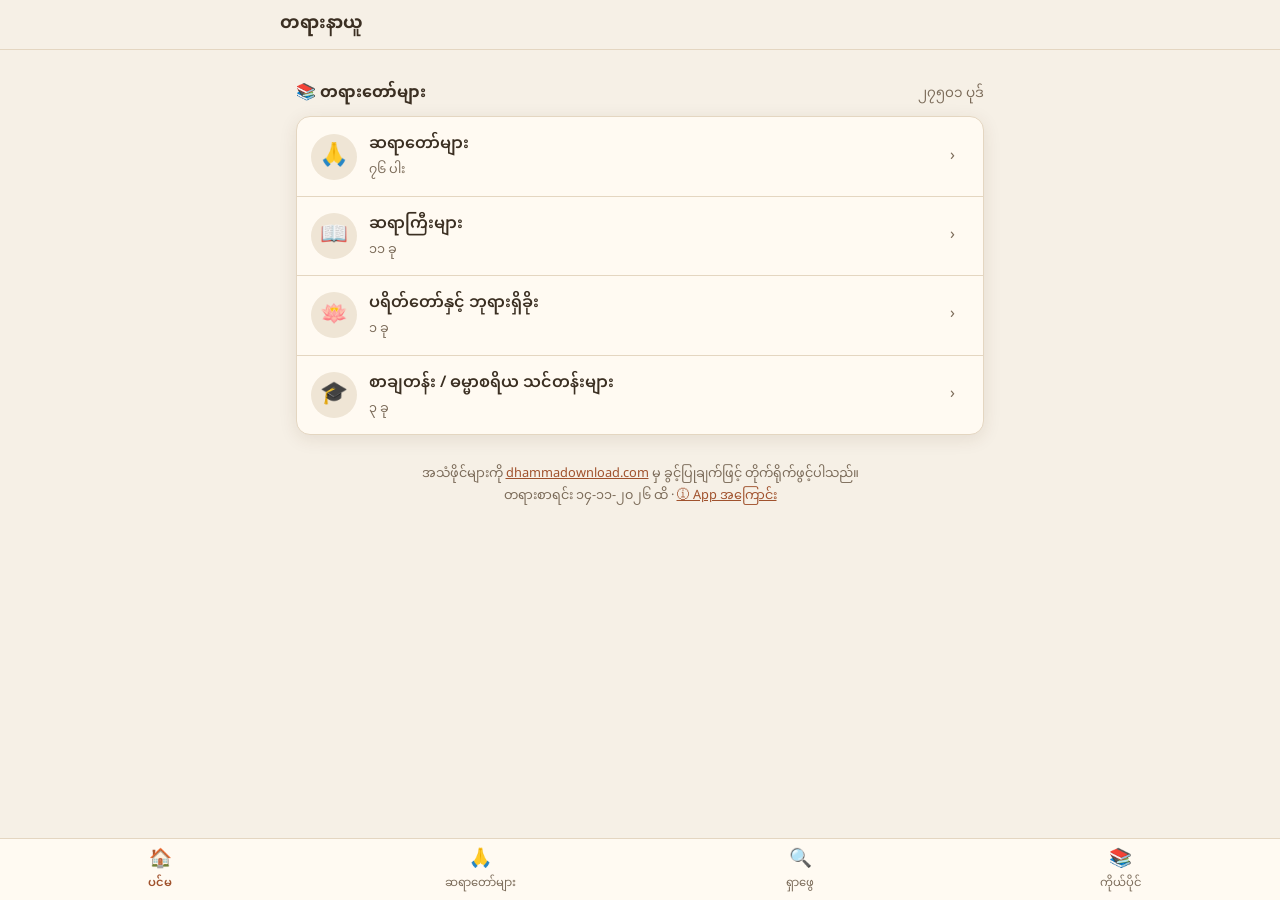
<file: app/index.html>
<!DOCTYPE html>
<html lang="my">
<head>
<meta charset="UTF-8">
<meta name="viewport" content="width=device-width, initial-scale=1, viewport-fit=cover">
<title>တရားနာယူ</title>
<meta name="description" content="ဓမ္မဒေါင်းလုပ်မှ တရားတော်များကို အွန်လိုင်းမှ တိုက်ရိုက်နာယူနိုင်သော App">
<meta property="og:type" content="website">
<meta property="og:site_name" content="တရားနာယူ">
<meta property="og:title" content="တရားနာယူ — တရားတော်များ အွန်လိုင်းနာယူရန်">
<meta property="og:description" content="ဓမ္မဒေါင်းလုပ်မှ တရားတော်များကို ဒေါင်းလုဒ်မလုပ်ဘဲ အွန်လိုင်းမှ တိုက်ရိုက်နာယူနိုင်ပါသည်။">
<meta property="og:image" content="https://admin-pss.github.io/tayarnaryu/icons/icon-512.png">
<meta property="og:url" content="https://admin-pss.github.io/tayarnaryu/">
<meta name="twitter:card" content="summary">
<meta name="theme-color" content="#8b4513">
<link rel="manifest" href="manifest.webmanifest">
<link rel="icon" href="icons/icon-192.png">
<link rel="apple-touch-icon" href="icons/apple-touch-icon.png">
<meta name="apple-mobile-web-app-capable" content="yes">
<meta name="apple-mobile-web-app-title" content="တရားနာယူ">
<link rel="preconnect" href="https://fonts.googleapis.com">
<link rel="preconnect" href="https://fonts.gstatic.com" crossorigin>
<link href="https://fonts.googleapis.com/css2?family=Noto+Sans+Myanmar:wght@400;600&display=swap" rel="stylesheet">
<link rel="stylesheet" href="style.css">
</head>
<body>
<header class="topbar">
  <button id="backBtn" class="icon-btn" aria-label="နောက်သို့" hidden>‹</button>
  <h1 id="viewTitle">တရားနာယူ</h1>
</header>

<main id="view" aria-live="polite"><p class="loading">တရားစာရင်း ဖွင့်နေသည်…</p></main>

<!-- mini player -->
<div id="mini" class="mini" hidden>
  <div class="mini-bar"><i id="miniProg"></i></div>
  <button id="miniOpen" class="mini-info" aria-label="Player ဖွင့်ရန်">
    <span id="miniTitle" class="mini-title"></span>
    <span id="miniSub" class="mini-sub"></span>
  </button>
  <button id="miniPlay" class="icon-btn big" aria-label="ဖွင့်/ရပ်">▶︎</button>
  <button id="miniNext" class="icon-btn" aria-label="နောက်တရား">⏭︎</button>
</div>

<nav class="tabs" aria-label="Main">
  <a href="#/" data-tab="home"><span>🏠</span>ပင်မ</a>
  <a href="#/sayadaws" data-tab="sayadaws"><span>🙏</span>ဆရာတော်များ</a>
  <a href="#/search" data-tab="search"><span>🔍</span>ရှာဖွေ</a>
  <a href="#/library" data-tab="library"><span>📚</span>ကိုယ်ပိုင်</a>
</nav>

<!-- full player -->
<section id="player" class="player" hidden aria-label="Now playing">
  <div class="player-top">
    <button id="playerClose" class="icon-btn" aria-label="ပိတ်ရန်">˅</button>
    <span class="player-label">နာကြားနေသည်</span>
    <span class="player-tools">
    <button id="pShare" class="icon-btn" aria-label="မျှဝေရန်" title="မျှဝေရန်">🔗</button>
    <a id="dlLink" class="icon-btn" href="#" download target="_blank" rel="noopener" aria-label="ဒေါင်းလုဒ်">⬇</a>
    </span>
  </div>
  <div class="player-art"><img src="icons/icon-512.png" alt=""></div>
  <h2 id="pTitle"></h2>
  <p id="pSub" class="muted"></p>
  <p id="pGroup" class="muted small"></p>
  <div class="seek-row">
    <span id="pCur" class="time">၀:၀၀</span>
    <input id="pSeek" type="range" min="0" max="1000" value="0" aria-label="Seek">
    <span id="pDur" class="time">--:--</span>
  </div>
  <div class="ctrl-row">
    <button id="pPrev" class="icon-btn" aria-label="ယခင်တရား">⏮︎</button>
    <button id="pBack" class="icon-btn" aria-label="၁၅ စက္ကန့် နောက်ဆုတ်">↺<small>၁၅</small></button>
    <button id="pPlay" class="play-btn" aria-label="ဖွင့်/ရပ်">▶︎</button>
    <button id="pFwd" class="icon-btn" aria-label="၁၅ စက္ကန့် ရှေ့တိုး">↻<small>၁၅</small></button>
    <button id="pNext" class="icon-btn" aria-label="နောက်တရား">⏭︎</button>
  </div>
  <div class="opt-row">
    <button id="pRate" class="chip">၁×</button>
    <button id="pSleep" class="chip">😴 <span id="pSleepTxt">အိပ်ချိန်</span></button>
    <button id="pFav" class="chip" aria-label="နှစ်သက်ရာ">☆</button>
    <button id="pQueueBtn" class="chip">☰ နောက်ထပ်</button>
  </div>
  <p id="pStatus" class="status small"></p>
  <div id="pQueue" class="queue" hidden></div>
</section>

<!-- sleep timer sheet -->
<div id="sleepSheet" class="sheet" hidden>
  <div class="sheet-box">
    <h3>😴 အိပ်ချိန်မှတ်</h3>
    <button data-sleep="15">၁၅ မိနစ်</button>
    <button data-sleep="30">၃၀ မိနစ်</button>
    <button data-sleep="45">၄၅ မိနစ်</button>
    <button data-sleep="60">၁ နာရီ</button>
    <button data-sleep="end">ဤတရား ဆုံးလျှင်</button>
    <button data-sleep="off" class="muted">ပိတ်ရန်</button>
  </div>
</div>

<div id="toast" class="toast" hidden></div>

<script src="app.js"></script>
</body>
</html>
</file>
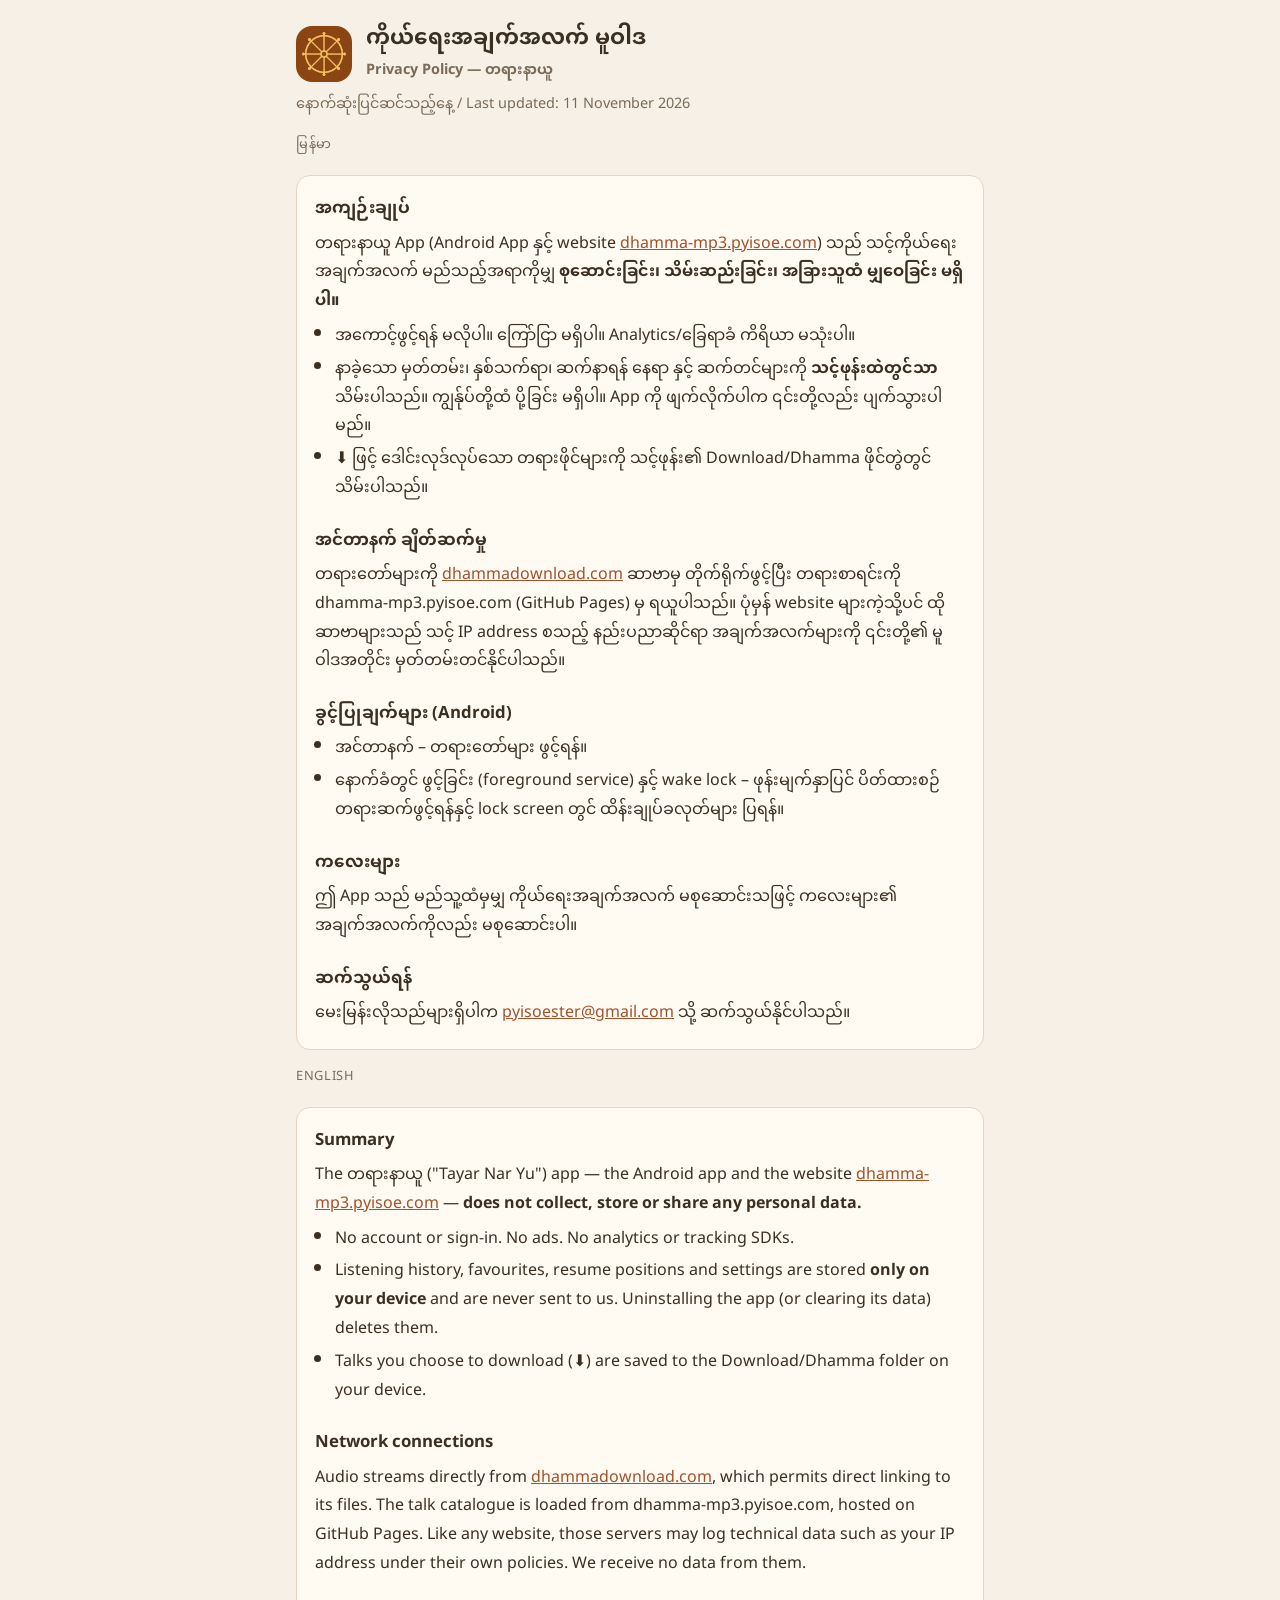
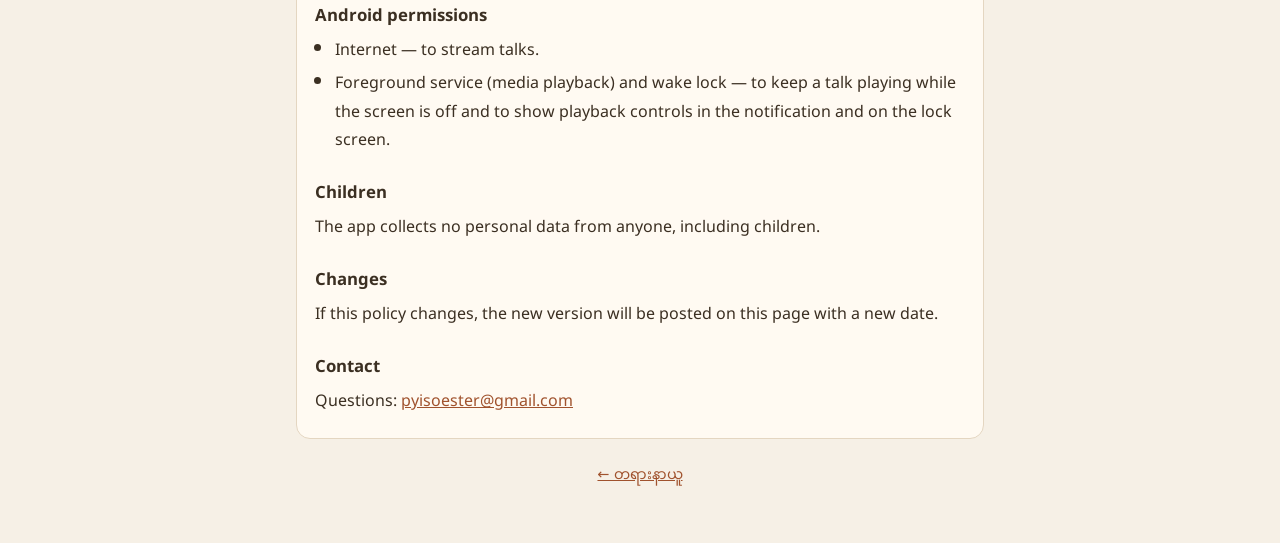
<file: app/privacy.html>
<!DOCTYPE html>
<html lang="my">
<head>
<meta charset="UTF-8">
<meta name="viewport" content="width=device-width, initial-scale=1">
<title>Privacy Policy · တရားနာယူ</title>
<meta name="description" content="တရားနာယူ App ၏ ကိုယ်ရေးအချက်အလက် မူဝါဒ — Privacy Policy of the တရားနာယူ app">
<link rel="icon" href="icons/icon-192.png">
<link rel="preconnect" href="https://fonts.googleapis.com">
<link rel="preconnect" href="https://fonts.gstatic.com" crossorigin>
<link href="https://fonts.googleapis.com/css2?family=Noto+Sans+Myanmar:wght@400;600&display=swap" rel="stylesheet">
<style>
:root {
  --bg: #f6f0e6; --surface: #fffaf2; --line: #e4d6c1;
  --text: #3b2f22; --muted: #7a6a58; --accent: #a0522d;
  color-scheme: light;
}
@media (prefers-color-scheme: dark) {
  :root:not([data-theme="light"]) {
    --bg: #16120e; --surface: #211b15; --line: #3a3027;
    --text: #efe5d5; --muted: #b3a28d; --accent: #e0904a;
    color-scheme: dark;
  }
}
:root[data-theme="dark"] {
  --bg: #16120e; --surface: #211b15; --line: #3a3027;
  --text: #efe5d5; --muted: #b3a28d; --accent: #e0904a;
  color-scheme: dark;
}
* { box-sizing: border-box; }
body {
  margin: 0; background: var(--bg); color: var(--text);
  font-family: "Noto Sans Myanmar", "Pyidaungsu", "Myanmar Text", system-ui, sans-serif;
  font-size: 16px; line-height: 1.8;
}
main { max-width: 720px; margin: 0 auto; padding: 24px 16px 48px; }
header { display: flex; align-items: center; gap: 14px; margin-bottom: 8px; }
header img { border-radius: 16px; }
h1 { font-size: 1.35rem; margin: 0; line-height: 1.4; }
h2 { font-size: 1.05rem; margin: 22px 0 6px; }
section { background: var(--surface); border: 1px solid var(--line); border-radius: 14px; padding: 4px 18px 14px; margin-top: 18px; }
section > h2:first-child { margin-top: 14px; }
ul { padding-left: 20px; margin: 6px 0; }
li { margin: 4px 0; }
p { margin: 6px 0; }
a { color: var(--accent); }
.muted { color: var(--muted); font-size: .9rem; }
.lang { font-size: .8rem; letter-spacing: .05em; text-transform: uppercase; color: var(--muted); margin: 16px 0 0; }
</style>
</head>
<body>
<main>
  <header>
    <img src="icons/icon-192.png" alt="" width="56" height="56">
    <div>
      <h1>ကိုယ်ရေးအချက်အလက် မူဝါဒ<br><span class="muted">Privacy Policy — တရားနာယူ</span></h1>
    </div>
  </header>
  <p class="muted">နောက်ဆုံးပြင်ဆင်သည့်နေ့ / Last updated: 11 November 2026</p>

  <p class="lang">မြန်မာ</p>
  <section>
    <h2>အကျဉ်းချုပ်</h2>
    <p>တရားနာယူ App (Android App နှင့် website <a href="https://dhamma-mp3.pyisoe.com/">dhamma-mp3.pyisoe.com</a>) သည်
      သင့်ကိုယ်ရေးအချက်အလက် မည်သည့်အရာကိုမျှ <b>စုဆောင်းခြင်း၊ သိမ်းဆည်းခြင်း၊ အခြားသူထံ မျှဝေခြင်း မရှိပါ။</b></p>
    <ul>
      <li>အကောင့်ဖွင့်ရန် မလိုပါ။ ကြော်ငြာ မရှိပါ။ Analytics/ခြေရာခံ ကိရိယာ မသုံးပါ။</li>
      <li>နာခဲ့သော မှတ်တမ်း၊ နှစ်သက်ရာ၊ ဆက်နာရန် နေရာ နှင့် ဆက်တင်များကို <b>သင့်ဖုန်းထဲတွင်သာ</b> သိမ်းပါသည်။
        ကျွန်ုပ်တို့ထံ ပို့ခြင်း မရှိပါ။ App ကို ဖျက်လိုက်ပါက ၎င်းတို့လည်း ပျက်သွားပါမည်။</li>
      <li>⬇ ဖြင့် ဒေါင်းလုဒ်လုပ်သော တရားဖိုင်များကို သင့်ဖုန်း၏ Download/Dhamma ဖိုင်တွဲတွင် သိမ်းပါသည်။</li>
    </ul>
    <h2>အင်တာနက် ချိတ်ဆက်မှု</h2>
    <p>တရားတော်များကို <a href="https://www.dhammadownload.com/">dhammadownload.com</a> ဆာဗာမှ တိုက်ရိုက်ဖွင့်ပြီး
      တရားစာရင်းကို dhamma-mp3.pyisoe.com (GitHub Pages) မှ ရယူပါသည်။ ပုံမှန် website များကဲ့သို့ပင်
      ထိုဆာဗာများသည် သင့် IP address စသည့် နည်းပညာဆိုင်ရာ အချက်အလက်များကို ၎င်းတို့၏ မူဝါဒအတိုင်း မှတ်တမ်းတင်နိုင်ပါသည်။</p>
    <h2>ခွင့်ပြုချက်များ (Android)</h2>
    <ul>
      <li>အင်တာနက် – တရားတော်များ ဖွင့်ရန်။</li>
      <li>နောက်ခံတွင် ဖွင့်ခြင်း (foreground service) နှင့် wake lock – ဖုန်းမျက်နှာပြင် ပိတ်ထားစဉ် တရားဆက်ဖွင့်ရန်နှင့်
        lock screen တွင် ထိန်းချုပ်ခလုတ်များ ပြရန်။</li>
    </ul>
    <h2>ကလေးများ</h2>
    <p>ဤ App သည် မည်သူ့ထံမှမျှ ကိုယ်ရေးအချက်အလက် မစုဆောင်းသဖြင့် ကလေးများ၏ အချက်အလက်ကိုလည်း မစုဆောင်းပါ။</p>
    <h2>ဆက်သွယ်ရန်</h2>
    <p>မေးမြန်းလိုသည်များရှိပါက <a href="mailto:pyisoester@gmail.com?subject=%E1%80%90%E1%80%9B%E1%80%AC%E1%80%B8%E1%80%94%E1%80%AC%E1%80%9A%E1%80%B0%20App">pyisoester@gmail.com</a> သို့ ဆက်သွယ်နိုင်ပါသည်။</p>
  </section>

  <p class="lang">English</p>
  <section lang="en">
    <h2>Summary</h2>
    <p>The တရားနာယူ ("Tayar Nar Yu") app — the Android app and the website
      <a href="https://dhamma-mp3.pyisoe.com/">dhamma-mp3.pyisoe.com</a> — <b>does not collect, store or share any personal data.</b></p>
    <ul>
      <li>No account or sign-in. No ads. No analytics or tracking SDKs.</li>
      <li>Listening history, favourites, resume positions and settings are stored <b>only on your device</b>
        and are never sent to us. Uninstalling the app (or clearing its data) deletes them.</li>
      <li>Talks you choose to download (⬇) are saved to the Download/Dhamma folder on your device.</li>
    </ul>
    <h2>Network connections</h2>
    <p>Audio streams directly from <a href="https://www.dhammadownload.com/">dhammadownload.com</a>, which permits
      direct linking to its files. The talk catalogue is loaded from dhamma-mp3.pyisoe.com, hosted on GitHub Pages.
      Like any website, those servers may log technical data such as your IP address under their own policies.
      We receive no data from them.</p>
    <h2>Android permissions</h2>
    <ul>
      <li>Internet — to stream talks.</li>
      <li>Foreground service (media playback) and wake lock — to keep a talk playing while the screen is off
        and to show playback controls in the notification and on the lock screen.</li>
    </ul>
    <h2>Children</h2>
    <p>The app collects no personal data from anyone, including children.</p>
    <h2>Changes</h2>
    <p>If this policy changes, the new version will be posted on this page with a new date.</p>
    <h2>Contact</h2>
    <p>Questions: <a href="mailto:pyisoester@gmail.com?subject=Tayar%20Nar%20Yu%20app">pyisoester@gmail.com</a></p>
  </section>

  <p class="muted" style="margin-top:24px;text-align:center"><a href="./">← တရားနာယူ</a></p>
</main>
</body>
</html>
</file>
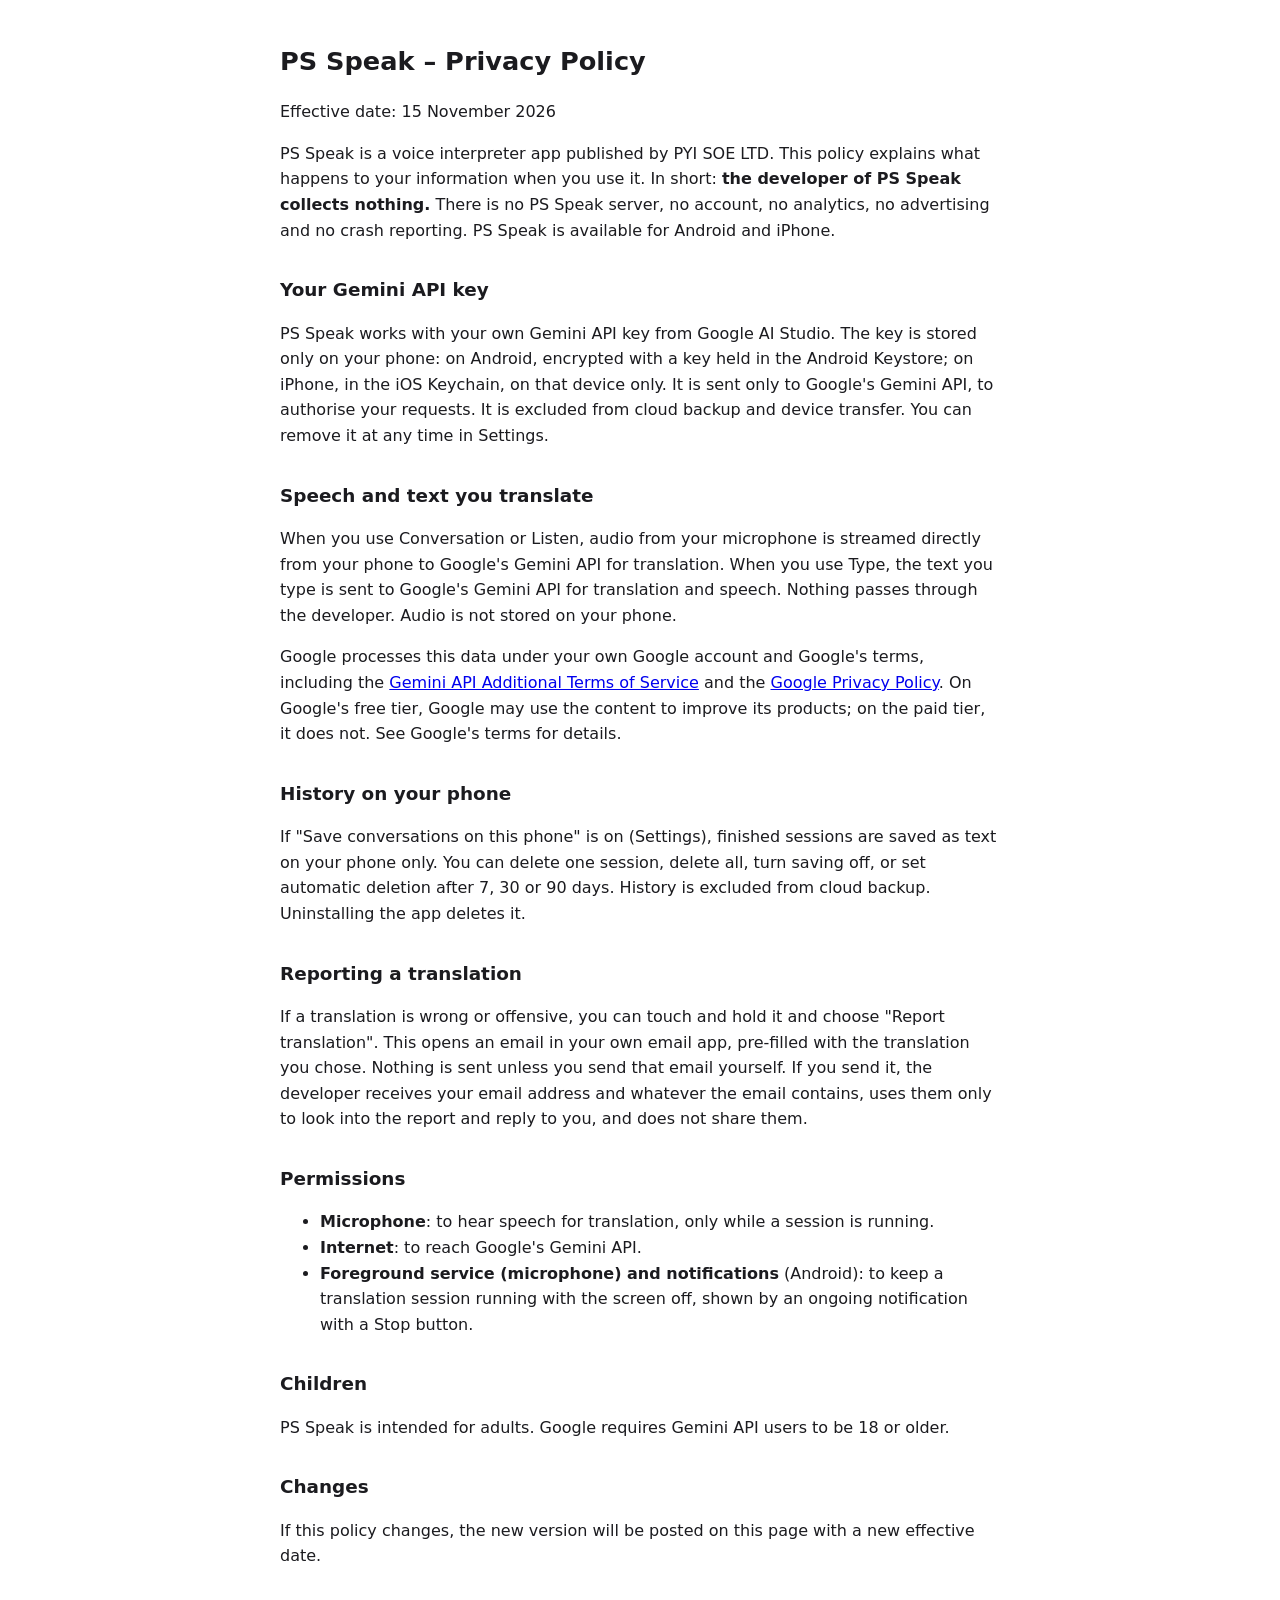
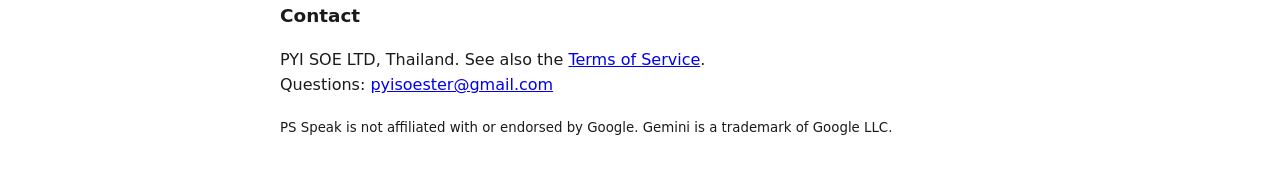
<file: app/psspeak-privacy.html>
<!doctype html>
<html lang="en">
<head>
<meta charset="utf-8">
<meta name="viewport" content="width=device-width, initial-scale=1">
<title>PS Speak – Privacy Policy</title>
<style>
  body { font: 16px/1.6 system-ui, sans-serif; max-width: 720px; margin: 0 auto; padding: 24px 16px; color: #1b1b1f; background: #fff; }
  h1 { font-size: 1.6rem; } h2 { font-size: 1.15rem; margin-top: 2rem; }
  @media (prefers-color-scheme: dark) { body { color: #e4e2e6; background: #121316; } a { color: #9ec2ff; } }
</style>
</head>
<body>
<h1>PS Speak – Privacy Policy</h1>
<p>Effective date: 15 November 2026</p>

<p>PS Speak is a voice interpreter app published by PYI SOE LTD. This policy explains what happens to your information when you use it.
In short: <strong>the developer of PS Speak collects nothing.</strong> There is no PS Speak server, no account,
no analytics, no advertising and no crash reporting. PS Speak is available for Android and iPhone.</p>

<h2>Your Gemini API key</h2>
<p>PS Speak works with your own Gemini API key from Google AI Studio. The key is stored only on your phone:
on Android, encrypted with a key held in the Android Keystore; on iPhone, in the iOS Keychain, on that device only. It is sent only to Google's Gemini API, to authorise your requests.
It is excluded from cloud backup and device transfer. You can remove it at any time in Settings.</p>

<h2>Speech and text you translate</h2>
<p>When you use Conversation or Listen, audio from your microphone is streamed directly from your phone to
Google's Gemini API for translation. When you use Type, the text you type is sent to Google's Gemini API for
translation and speech. Nothing passes through the developer. Audio is not stored on your phone.</p>
<p>Google processes this data under your own Google account and Google's terms, including the
<a href="https://ai.google.dev/gemini-api/terms">Gemini API Additional Terms of Service</a> and the
<a href="https://policies.google.com/privacy">Google Privacy Policy</a>. On Google's free tier, Google may use
the content to improve its products; on the paid tier, it does not. See Google's terms for details.</p>

<h2>History on your phone</h2>
<p>If "Save conversations on this phone" is on (Settings), finished sessions are saved as text on
your phone only. You can delete one session, delete all, turn saving off, or set automatic deletion after 7, 30 or
90 days. History is excluded from cloud backup. Uninstalling the app deletes it.</p>

<h2>Reporting a translation</h2>
<p>If a translation is wrong or offensive, you can touch and hold it and choose "Report translation". This opens an email in your own email app,
pre-filled with the translation you chose. Nothing is sent unless you send that email yourself. If you send it,
the developer receives your email address and whatever the email contains, uses them only to look into the report
and reply to you, and does not share them.</p>

<h2>Permissions</h2>
<ul>
  <li><strong>Microphone</strong>: to hear speech for translation, only while a session is running.</li>
  <li><strong>Internet</strong>: to reach Google's Gemini API.</li>
  <li><strong>Foreground service (microphone) and notifications</strong> (Android): to keep a translation session running
    with the screen off, shown by an ongoing notification with a Stop button.</li>
</ul>

<h2>Children</h2>
<p>PS Speak is intended for adults. Google requires Gemini API users to be 18 or older.</p>

<h2>Changes</h2>
<p>If this policy changes, the new version will be posted on this page with a new effective date.</p>

<h2>Contact</h2>
<p>PYI SOE LTD, Thailand. See also the <a href="psspeak-terms.html">Terms of Service</a>.<br>Questions: <a href="mailto:pyisoester@gmail.com">pyisoester@gmail.com</a></p>

<p><small>PS Speak is not affiliated with or endorsed by Google. Gemini is a trademark of Google LLC.</small></p>
</body>
</html>
</file>
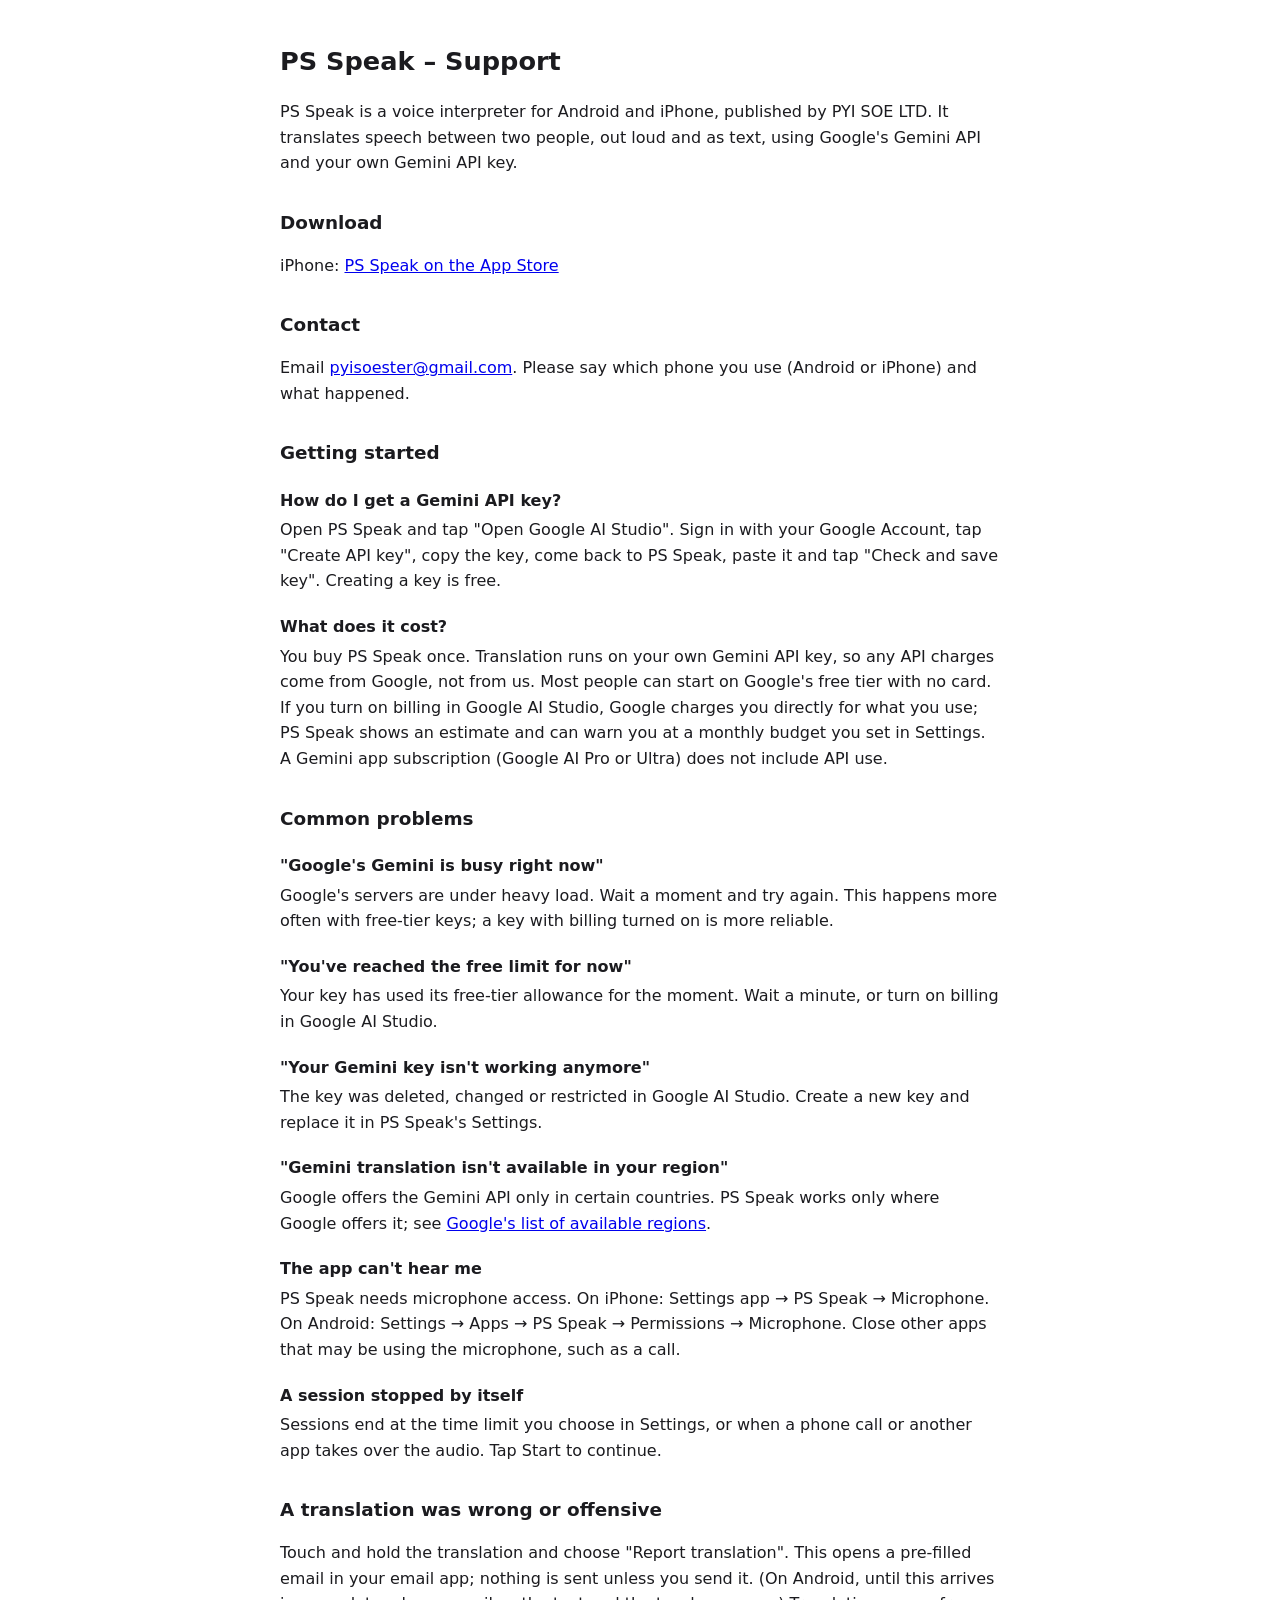
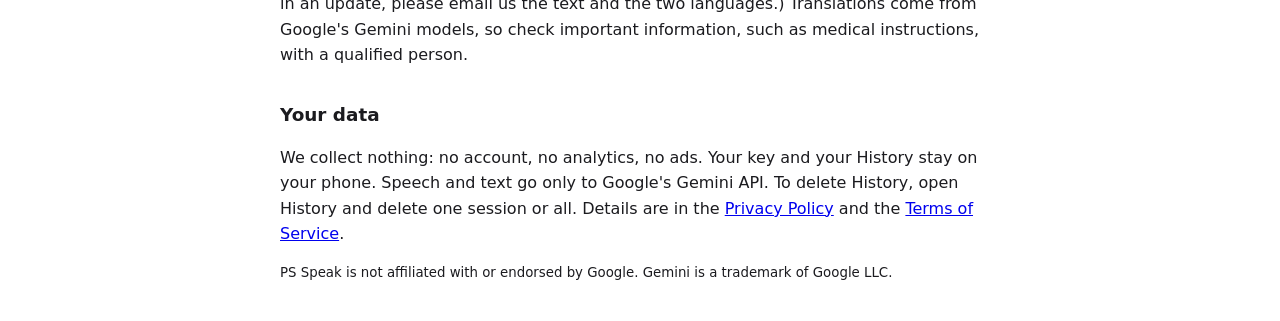
<file: app/psspeak-support.html>
<!doctype html>
<html lang="en">
<head>
<meta charset="utf-8">
<meta name="viewport" content="width=device-width, initial-scale=1">
<title>PS Speak – Support</title>
<style>
  body { font: 16px/1.6 system-ui, sans-serif; max-width: 720px; margin: 0 auto; padding: 24px 16px; color: #1b1b1f; background: #fff; }
  h1 { font-size: 1.6rem; } h2 { font-size: 1.15rem; margin-top: 2rem; } h3 { font-size: 1rem; margin: 1.25rem 0 0.25rem; }
  p { margin: 0.25rem 0 0.75rem; }
  @media (prefers-color-scheme: dark) { body { color: #e4e2e6; background: #121316; } a { color: #9ec2ff; } }
</style>
</head>
<body>
<h1>PS Speak – Support</h1>

<p>PS Speak is a voice interpreter for Android and iPhone, published by PYI SOE LTD. It translates speech between
two people, out loud and as text, using Google's Gemini API and your own Gemini API key.</p>

<h2>Download</h2>
<p>iPhone: <a href="https://apps.apple.com/us/app/ps-speak-voice-interpreter/id6834825938">PS Speak on the App Store</a></p>

<h2>Contact</h2>
<p>Email <a href="mailto:pyisoester@gmail.com?subject=PS%20Speak%20support">pyisoester@gmail.com</a>.
Please say which phone you use (Android or iPhone) and what happened.</p>

<h2>Getting started</h2>
<h3>How do I get a Gemini API key?</h3>
<p>Open PS Speak and tap "Open Google AI Studio". Sign in with your Google Account, tap "Create API key", copy the
key, come back to PS Speak, paste it and tap "Check and save key". Creating a key is free.</p>

<h3>What does it cost?</h3>
<p>You buy PS Speak once. Translation runs on your own Gemini API key, so any API charges come from Google, not from us.
Most people can start on Google's free tier with no card. If you turn on billing in Google AI Studio, Google charges
you directly for what you use; PS Speak shows an estimate and can warn you at a monthly budget you set in Settings.
A Gemini app subscription (Google AI Pro or Ultra) does not include API use.</p>

<h2>Common problems</h2>
<h3>"Google's Gemini is busy right now"</h3>
<p>Google's servers are under heavy load. Wait a moment and try again. This happens more often with free-tier keys;
a key with billing turned on is more reliable.</p>

<h3>"You've reached the free limit for now"</h3>
<p>Your key has used its free-tier allowance for the moment. Wait a minute, or turn on billing in Google AI Studio.</p>

<h3>"Your Gemini key isn't working anymore"</h3>
<p>The key was deleted, changed or restricted in Google AI Studio. Create a new key and replace it in PS Speak's Settings.</p>

<h3>"Gemini translation isn't available in your region"</h3>
<p>Google offers the Gemini API only in certain countries. PS Speak works only where Google offers it; see
<a href="https://ai.google.dev/gemini-api/docs/available-regions">Google's list of available regions</a>.</p>

<h3>The app can't hear me</h3>
<p>PS Speak needs microphone access. On iPhone: Settings app → PS Speak → Microphone. On Android: Settings → Apps →
PS Speak → Permissions → Microphone. Close other apps that may be using the microphone, such as a call.</p>

<h3>A session stopped by itself</h3>
<p>Sessions end at the time limit you choose in Settings, or when a phone call or another app takes over the audio.
Tap Start to continue.</p>

<h2>A translation was wrong or offensive</h2>
<p>Touch and hold the translation and choose "Report translation". This opens a pre-filled email in your email app;
nothing is sent unless you send it. (On Android, until this arrives in an update, please email us the text and the
two languages.) Translations come from Google's Gemini models, so check important information,
such as medical instructions, with a qualified person.</p>

<h2>Your data</h2>
<p>We collect nothing: no account, no analytics, no ads. Your key and your History stay on your phone. Speech and
text go only to Google's Gemini API. To delete History, open History and delete one session or all. Details are in
the <a href="psspeak-privacy.html">Privacy Policy</a> and the <a href="psspeak-terms.html">Terms of Service</a>.</p>

<p><small>PS Speak is not affiliated with or endorsed by Google. Gemini is a trademark of Google LLC.</small></p>
</body>
</html>
</file>
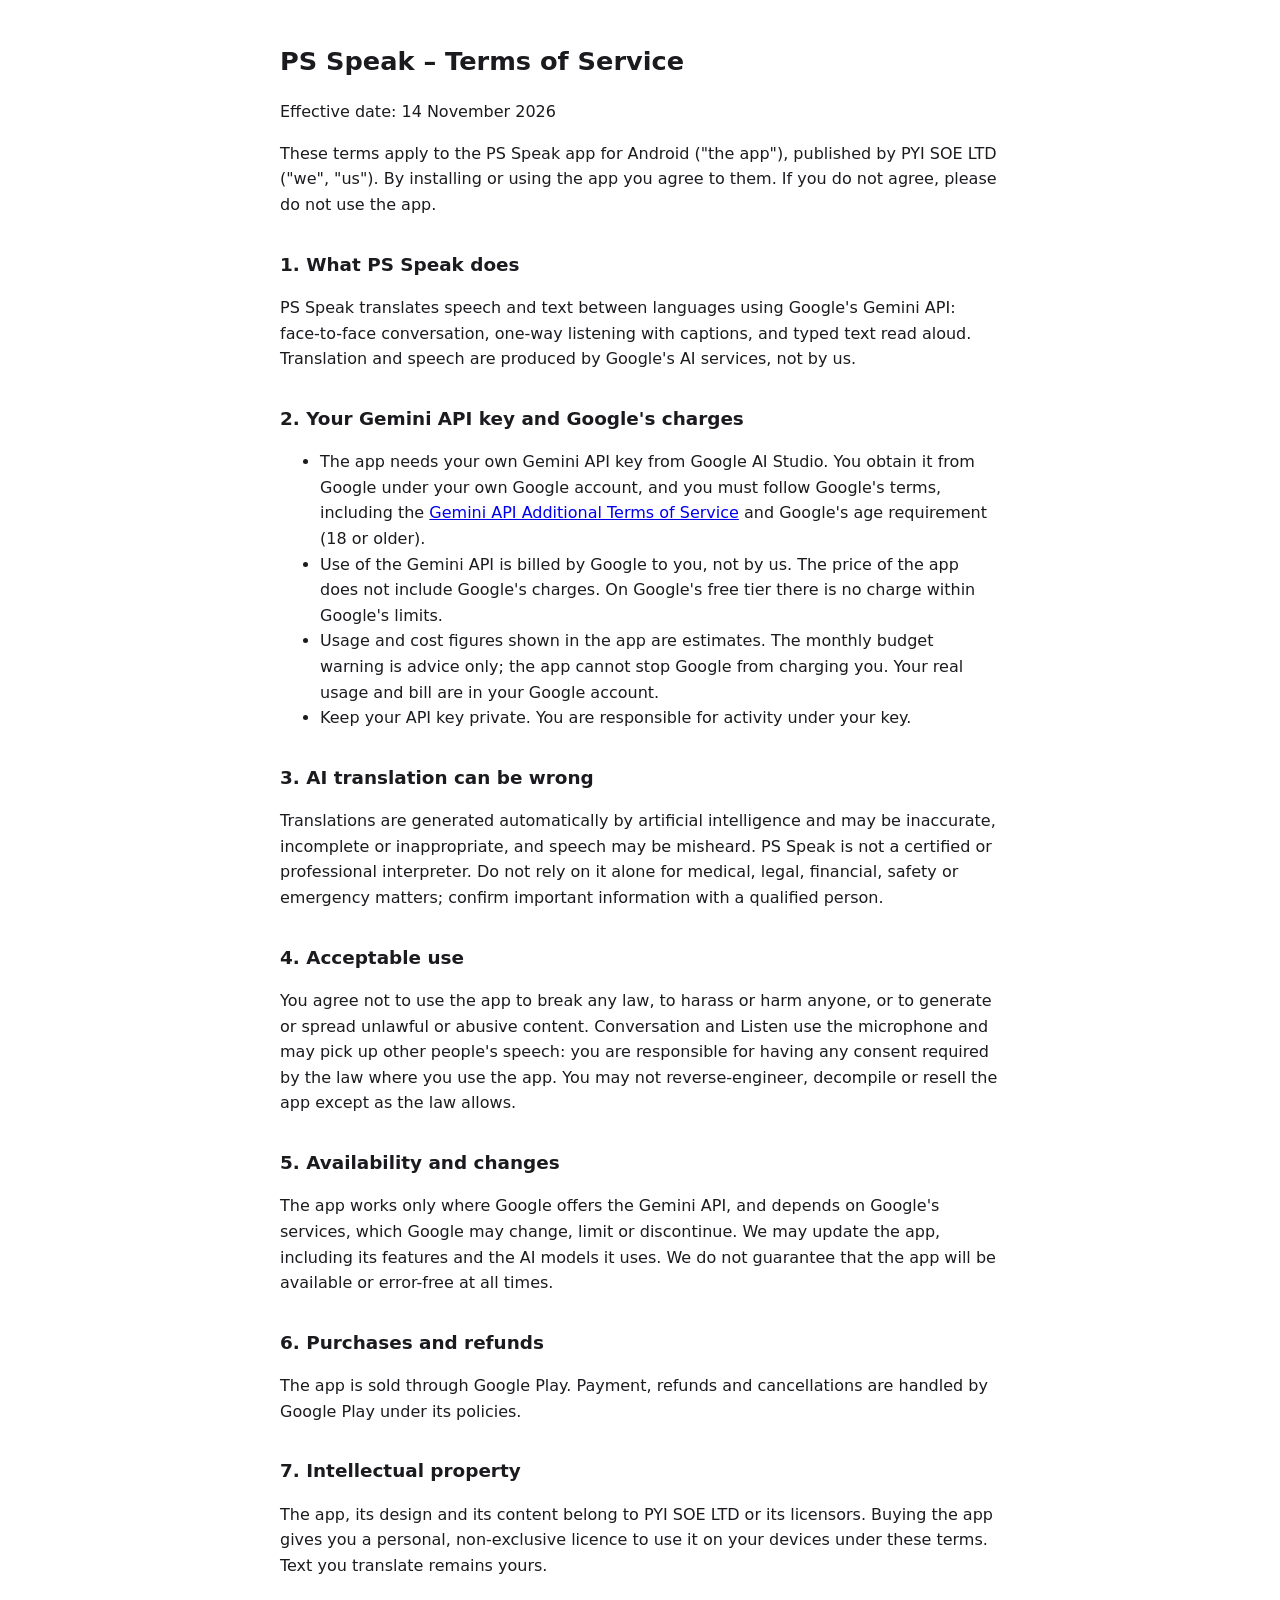
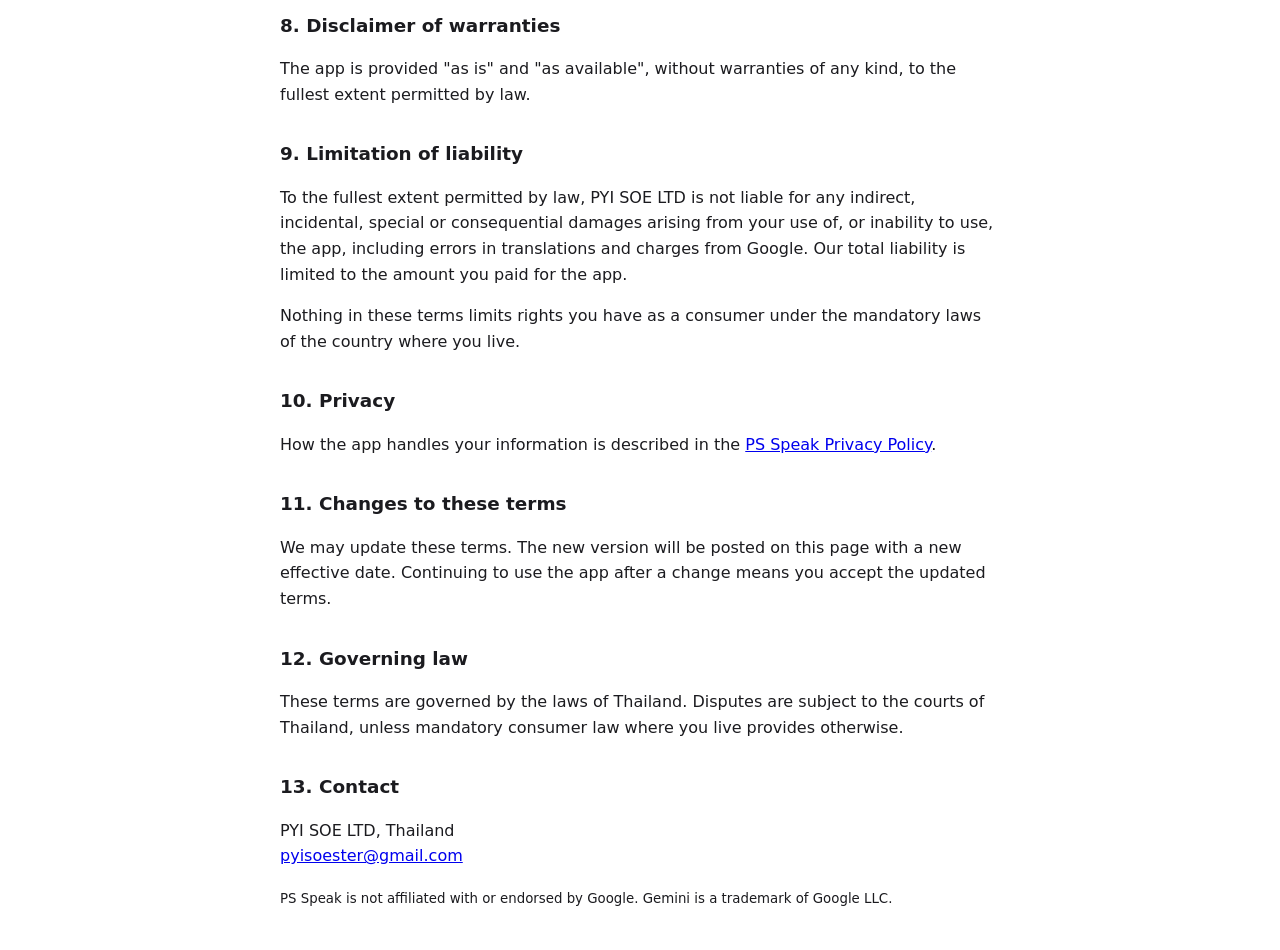
<file: app/psspeak-terms.html>
<!doctype html>
<html lang="en">
<head>
<meta charset="utf-8">
<meta name="viewport" content="width=device-width, initial-scale=1">
<title>PS Speak – Terms of Service</title>
<style>
  body { font: 16px/1.6 system-ui, sans-serif; max-width: 720px; margin: 0 auto; padding: 24px 16px; color: #1b1b1f; background: #fff; }
  h1 { font-size: 1.6rem; } h2 { font-size: 1.15rem; margin-top: 2rem; }
  @media (prefers-color-scheme: dark) { body { color: #e4e2e6; background: #121316; } a { color: #9ec2ff; } }
</style>
</head>
<body>
<h1>PS Speak – Terms of Service</h1>
<p>Effective date: 14 November 2026</p>

<p>These terms apply to the PS Speak app for Android ("the app"), published by PYI SOE LTD ("we", "us").
By installing or using the app you agree to them. If you do not agree, please do not use the app.</p>

<h2>1. What PS Speak does</h2>
<p>PS Speak translates speech and text between languages using Google's Gemini API: face-to-face
conversation, one-way listening with captions, and typed text read aloud. Translation and speech are
produced by Google's AI services, not by us.</p>

<h2>2. Your Gemini API key and Google's charges</h2>
<ul>
  <li>The app needs your own Gemini API key from Google AI Studio. You obtain it from Google under your own
    Google account, and you must follow Google's terms, including the
    <a href="https://ai.google.dev/gemini-api/terms">Gemini API Additional Terms of Service</a>
    and Google's age requirement (18 or older).</li>
  <li>Use of the Gemini API is billed by Google to you, not by us. The price of the app does not include
    Google's charges. On Google's free tier there is no charge within Google's limits.</li>
  <li>Usage and cost figures shown in the app are estimates. The monthly budget warning is advice only; the app
    cannot stop Google from charging you. Your real usage and bill are in your Google account.</li>
  <li>Keep your API key private. You are responsible for activity under your key.</li>
</ul>

<h2>3. AI translation can be wrong</h2>
<p>Translations are generated automatically by artificial intelligence and may be inaccurate, incomplete or
inappropriate, and speech may be misheard. PS Speak is not a certified or professional interpreter. Do not rely
on it alone for medical, legal, financial, safety or emergency matters; confirm important information with a
qualified person.</p>

<h2>4. Acceptable use</h2>
<p>You agree not to use the app to break any law, to harass or harm anyone, or to generate or spread unlawful
or abusive content. Conversation and Listen use the microphone and may pick up other people's speech: you are
responsible for having any consent required by the law where you use the app. You may not reverse-engineer,
decompile or resell the app except as the law allows.</p>

<h2>5. Availability and changes</h2>
<p>The app works only where Google offers the Gemini API, and depends on Google's services, which Google may
change, limit or discontinue. We may update the app, including its features and the AI models it uses.
We do not guarantee that the app will be available or error-free at all times.</p>

<h2>6. Purchases and refunds</h2>
<p>The app is sold through Google Play. Payment, refunds and cancellations are handled by Google Play under
its policies.</p>

<h2>7. Intellectual property</h2>
<p>The app, its design and its content belong to PYI SOE LTD or its licensors. Buying the app gives you a
personal, non-exclusive licence to use it on your devices under these terms. Text you translate remains yours.</p>

<h2>8. Disclaimer of warranties</h2>
<p>The app is provided "as is" and "as available", without warranties of any kind, to the fullest extent
permitted by law.</p>

<h2>9. Limitation of liability</h2>
<p>To the fullest extent permitted by law, PYI SOE LTD is not liable for any indirect, incidental, special or
consequential damages arising from your use of, or inability to use, the app, including errors in
translations and charges from Google. Our total liability is limited to the amount you paid for the app.</p>
<p>Nothing in these terms limits rights you have as a consumer under the mandatory laws of the country where
you live.</p>

<h2>10. Privacy</h2>
<p>How the app handles your information is described in the
<a href="psspeak-privacy.html">PS Speak Privacy Policy</a>.</p>

<h2>11. Changes to these terms</h2>
<p>We may update these terms. The new version will be posted on this page with a new effective date. Continuing
to use the app after a change means you accept the updated terms.</p>

<h2>12. Governing law</h2>
<p>These terms are governed by the laws of Thailand. Disputes are subject to the courts of Thailand, unless
mandatory consumer law where you live provides otherwise.</p>

<h2>13. Contact</h2>
<p>PYI SOE LTD, Thailand<br>
<a href="mailto:pyisoester@gmail.com">pyisoester@gmail.com</a></p>

<p><small>PS Speak is not affiliated with or endorsed by Google. Gemini is a trademark of Google LLC.</small></p>
</body>
</html>
</file>
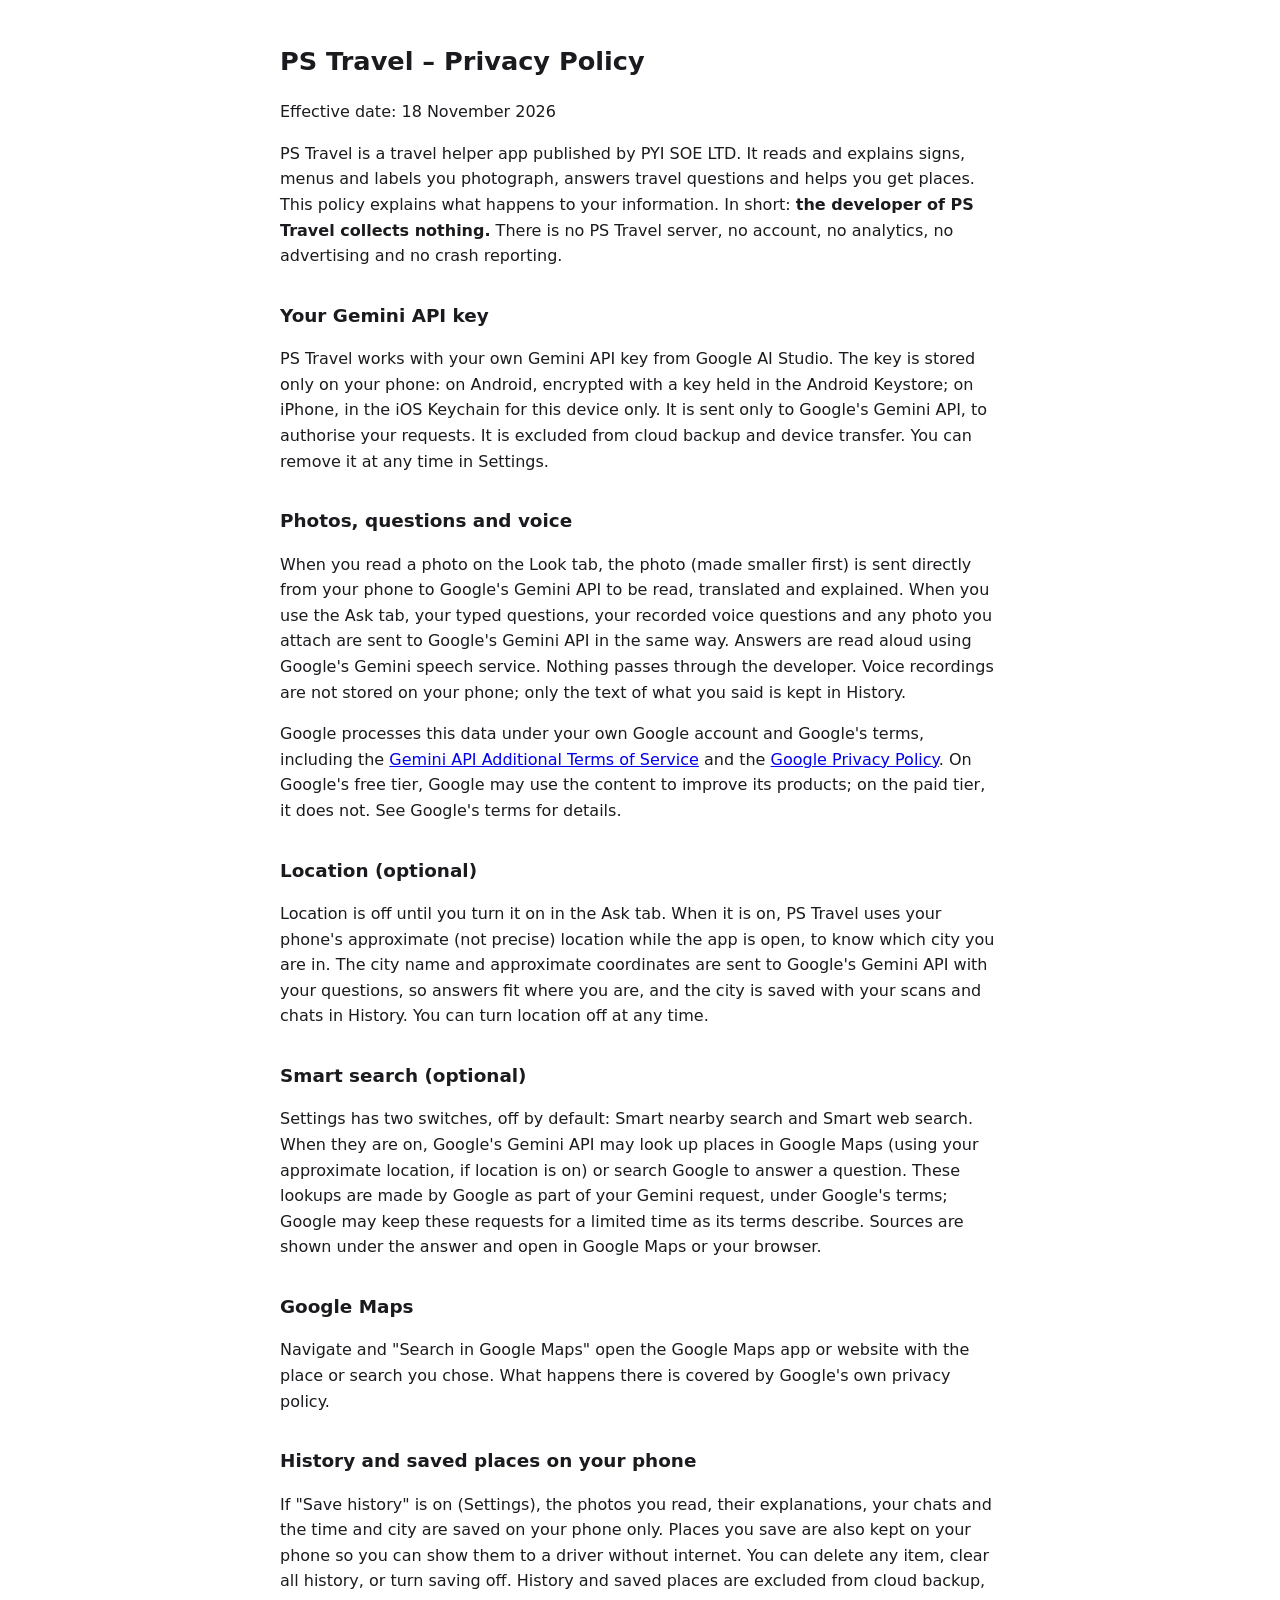
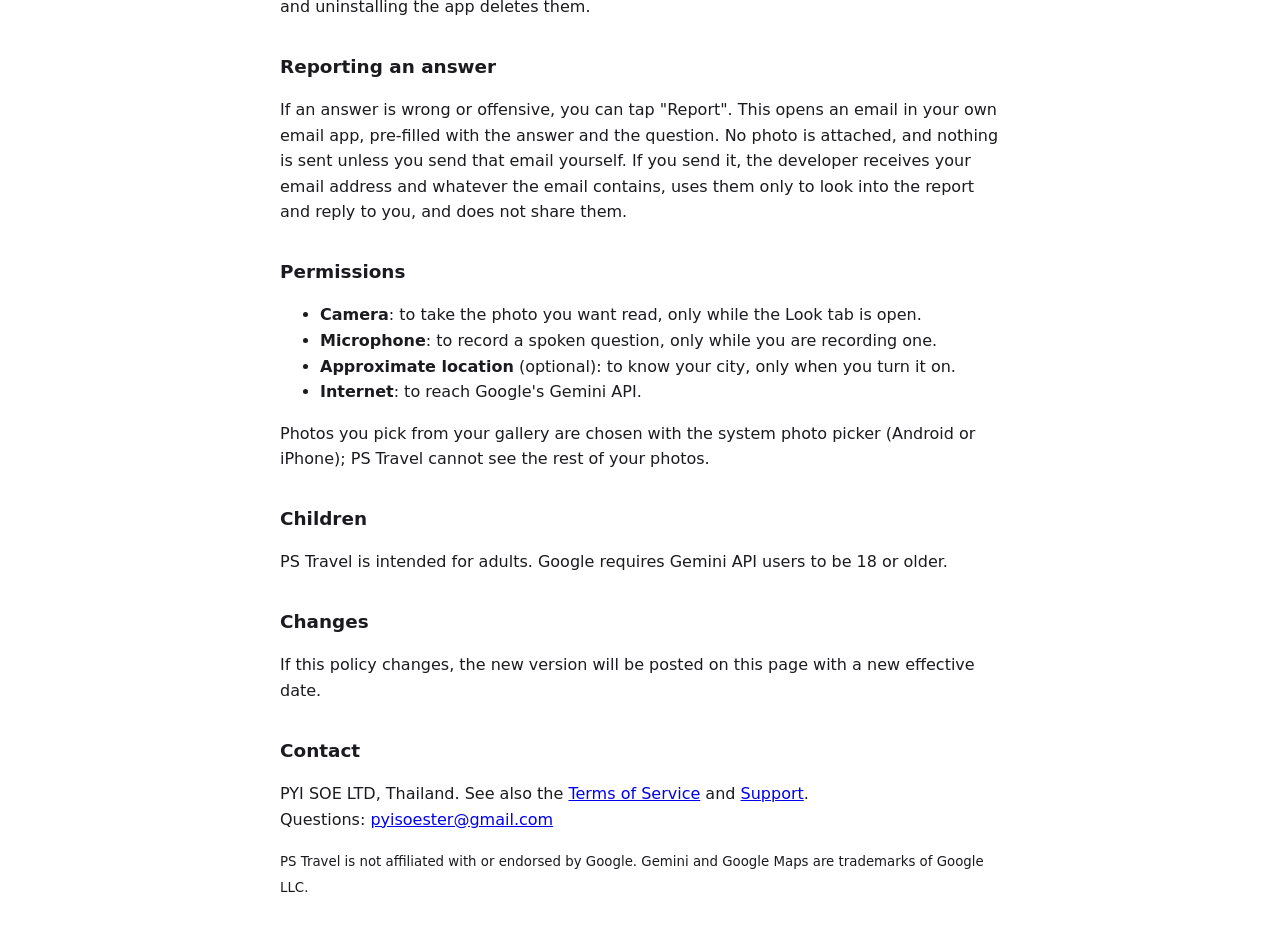
<file: app/pstravel-privacy.html>
<!doctype html>
<html lang="en">
<head>
<meta charset="utf-8">
<meta name="viewport" content="width=device-width, initial-scale=1">
<title>PS Travel – Privacy Policy</title>
<style>
  body { font: 16px/1.6 system-ui, sans-serif; max-width: 720px; margin: 0 auto; padding: 24px 16px; color: #1b1b1f; background: #fff; }
  h1 { font-size: 1.6rem; } h2 { font-size: 1.15rem; margin-top: 2rem; }
  @media (prefers-color-scheme: dark) { body { color: #e4e2e6; background: #121316; } a { color: #9ec2ff; } }
</style>
</head>
<body>
<h1>PS Travel – Privacy Policy</h1>
<p>Effective date: 18 November 2026</p>

<p>PS Travel is a travel helper app published by PYI SOE LTD. It reads and explains signs, menus and labels you
photograph, answers travel questions and helps you get places. This policy explains what happens to your information.
In short: <strong>the developer of PS Travel collects nothing.</strong> There is no PS Travel server, no account,
no analytics, no advertising and no crash reporting.</p>

<h2>Your Gemini API key</h2>
<p>PS Travel works with your own Gemini API key from Google AI Studio. The key is stored only on your phone:
on Android, encrypted with a key held in the Android Keystore; on iPhone, in the iOS Keychain for this device only.
It is sent only to Google's Gemini API, to authorise your requests. It is excluded from cloud backup and device
transfer. You can remove it at any time in Settings.</p>

<h2>Photos, questions and voice</h2>
<p>When you read a photo on the Look tab, the photo (made smaller first) is sent directly from your phone to
Google's Gemini API to be read, translated and explained. When you use the Ask tab, your typed questions, your
recorded voice questions and any photo you attach are sent to Google's Gemini API in the same way. Answers are read
aloud using Google's Gemini speech service. Nothing passes through the developer. Voice recordings are not stored
on your phone; only the text of what you said is kept in History.</p>
<p>Google processes this data under your own Google account and Google's terms, including the
<a href="https://ai.google.dev/gemini-api/terms">Gemini API Additional Terms of Service</a> and the
<a href="https://policies.google.com/privacy">Google Privacy Policy</a>. On Google's free tier, Google may use
the content to improve its products; on the paid tier, it does not. See Google's terms for details.</p>

<h2>Location (optional)</h2>
<p>Location is off until you turn it on in the Ask tab. When it is on, PS Travel uses your phone's approximate
(not precise) location while the app is open, to know which city you are in. The city name and approximate
coordinates are sent to Google's Gemini API with your questions, so answers fit where you are, and the city is
saved with your scans and chats in History. You can turn location off at any time.</p>

<h2>Smart search (optional)</h2>
<p>Settings has two switches, off by default: Smart nearby search and Smart web search. When they are on, Google's
Gemini API may look up places in Google Maps (using your approximate location, if location is on) or search Google
to answer a question. These lookups are made by Google as part of your Gemini request, under Google's terms;
Google may keep these requests for a limited time as its terms describe. Sources are shown under the answer and
open in Google Maps or your browser.</p>

<h2>Google Maps</h2>
<p>Navigate and "Search in Google Maps" open the Google Maps app or website with the place or search you chose.
What happens there is covered by Google's own privacy policy.</p>

<h2>History and saved places on your phone</h2>
<p>If "Save history" is on (Settings), the photos you read, their explanations, your chats and the time and city are
saved on your phone only. Places you save are also kept on your phone so you can show them to a driver without
internet. You can delete any item, clear all history, or turn saving off. History and saved places are excluded from
cloud backup, and uninstalling the app deletes them.</p>

<h2>Reporting an answer</h2>
<p>If an answer is wrong or offensive, you can tap "Report". This opens an email in your own email app, pre-filled
with the answer and the question. No photo is attached, and nothing is sent unless you send that email yourself. If
you send it, the developer receives your email address and whatever the email contains, uses them only to look into
the report and reply to you, and does not share them.</p>

<h2>Permissions</h2>
<ul>
  <li><strong>Camera</strong>: to take the photo you want read, only while the Look tab is open.</li>
  <li><strong>Microphone</strong>: to record a spoken question, only while you are recording one.</li>
  <li><strong>Approximate location</strong> (optional): to know your city, only when you turn it on.</li>
  <li><strong>Internet</strong>: to reach Google's Gemini API.</li>
</ul>
<p>Photos you pick from your gallery are chosen with the system photo picker (Android or iPhone); PS Travel cannot see the rest of your photos.</p>

<h2>Children</h2>
<p>PS Travel is intended for adults. Google requires Gemini API users to be 18 or older.</p>

<h2>Changes</h2>
<p>If this policy changes, the new version will be posted on this page with a new effective date.</p>

<h2>Contact</h2>
<p>PYI SOE LTD, Thailand. See also the <a href="pstravel-terms.html">Terms of Service</a> and
<a href="pstravel-support.html">Support</a>.<br>Questions: <a href="mailto:pyisoester@gmail.com">pyisoester@gmail.com</a></p>

<p><small>PS Travel is not affiliated with or endorsed by Google. Gemini and Google Maps are trademarks of Google LLC.</small></p>
</body>
</html>
</file>
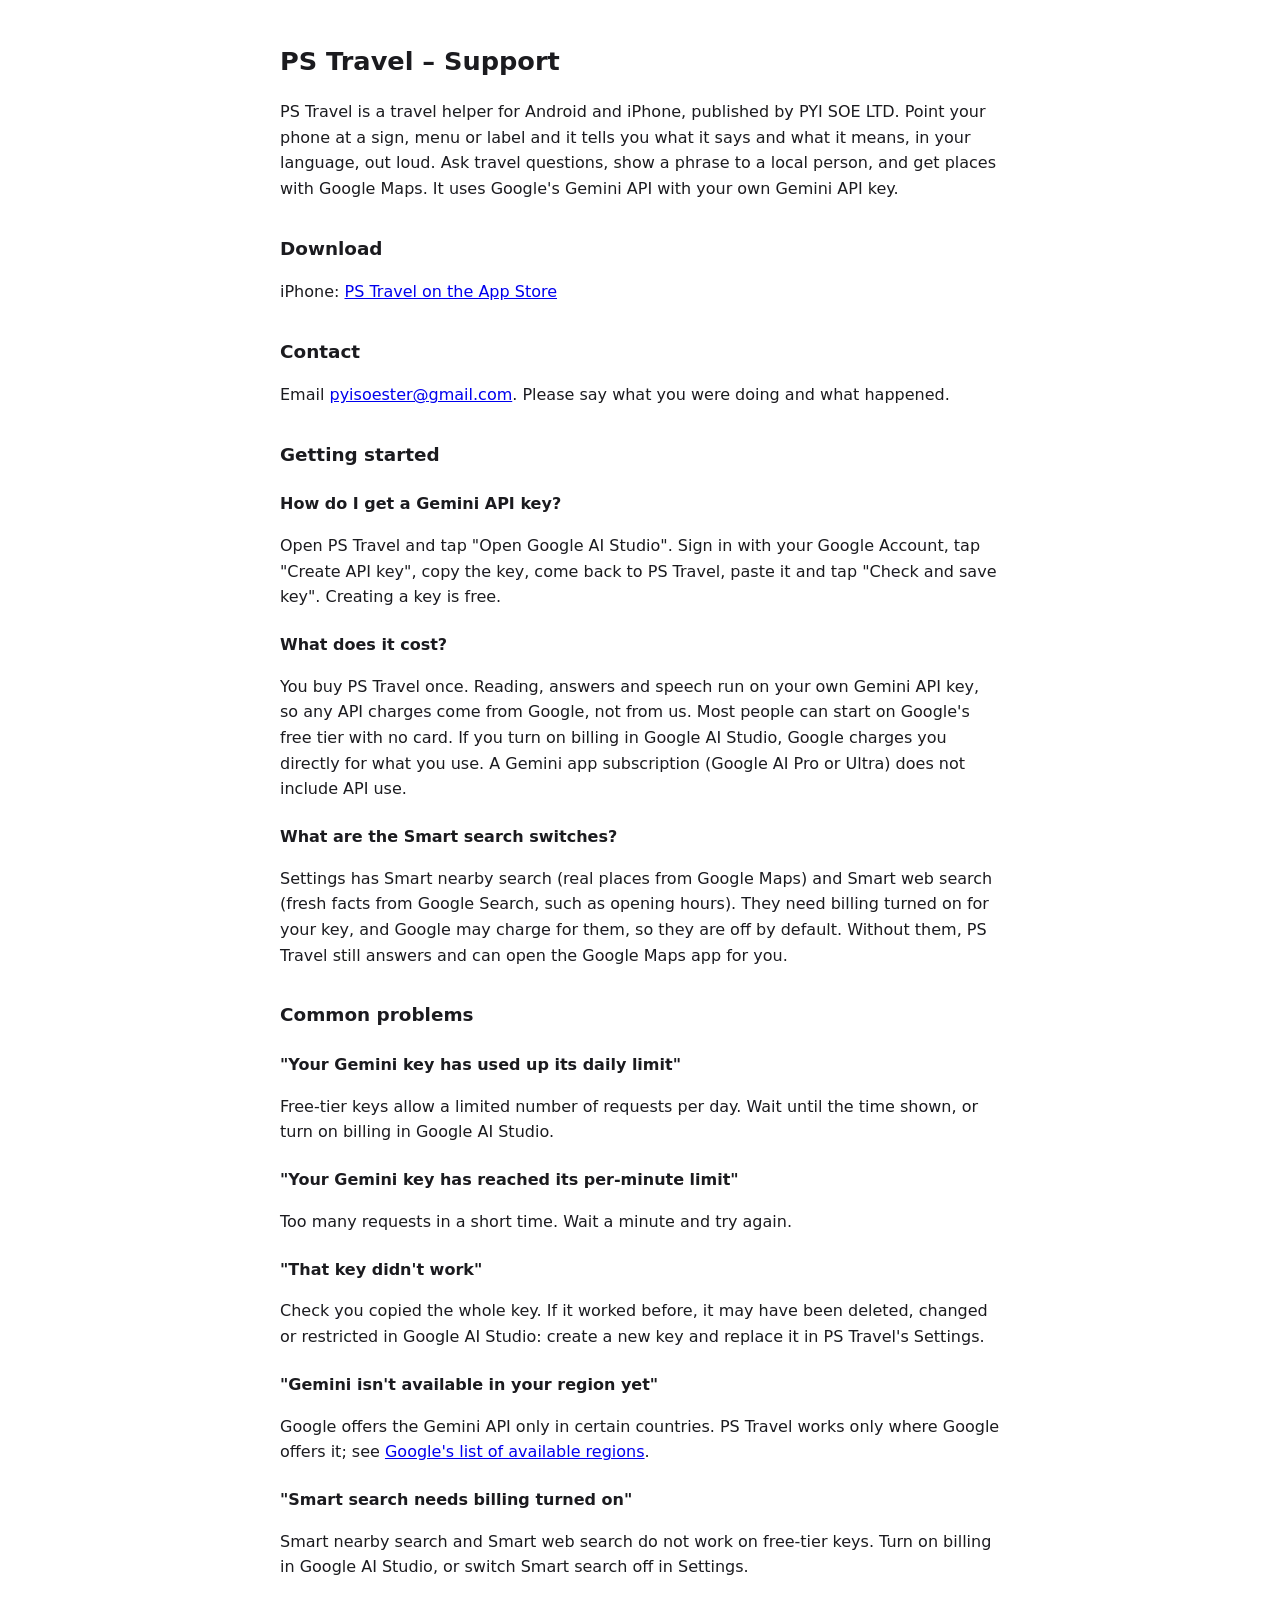
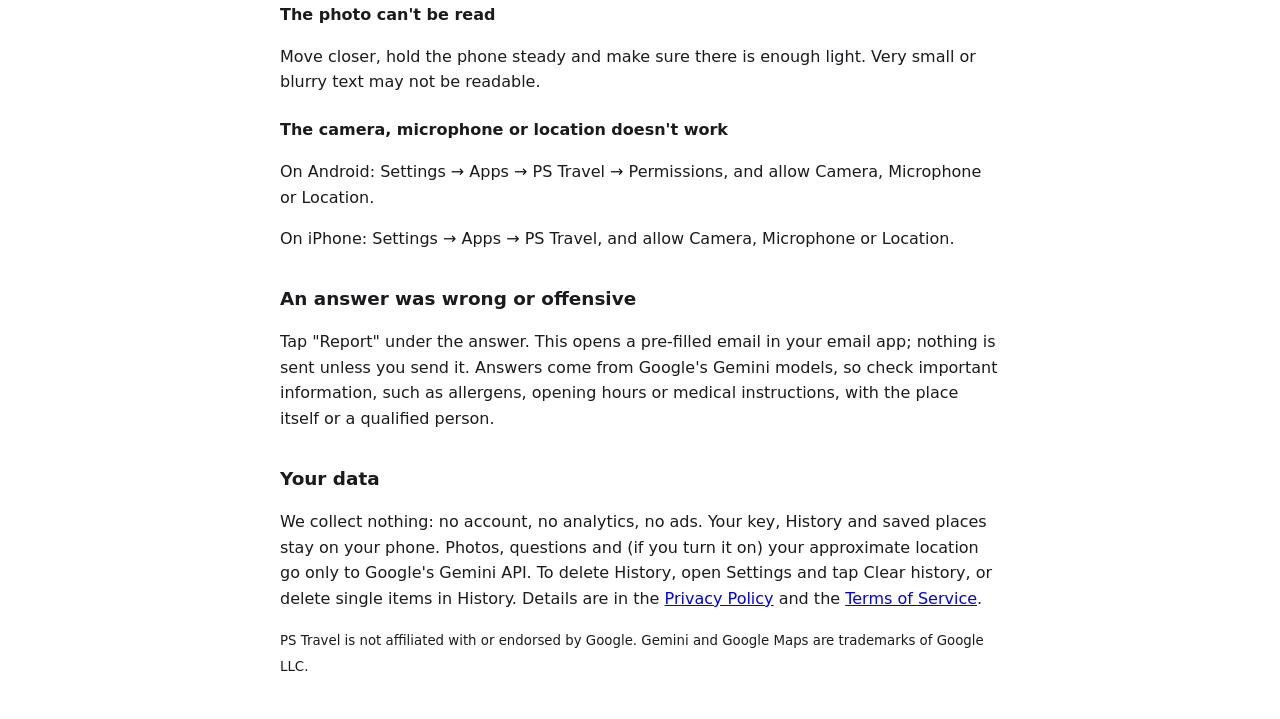
<file: app/pstravel-support.html>
<!doctype html>
<html lang="en">
<head>
<meta charset="utf-8">
<meta name="viewport" content="width=device-width, initial-scale=1">
<title>PS Travel – Support</title>
<style>
  body { font: 16px/1.6 system-ui, sans-serif; max-width: 720px; margin: 0 auto; padding: 24px 16px; color: #1b1b1f; background: #fff; }
  h1 { font-size: 1.6rem; } h2 { font-size: 1.15rem; margin-top: 2rem; } h3 { font-size: 1rem; margin-top: 1.4rem; }
  @media (prefers-color-scheme: dark) { body { color: #e4e2e6; background: #121316; } a { color: #9ec2ff; } }
</style>
</head>
<body>
<h1>PS Travel – Support</h1>

<p>PS Travel is a travel helper for Android and iPhone, published by PYI SOE LTD. Point your phone at a sign, menu or label and
it tells you what it says and what it means, in your language, out loud. Ask travel questions, show a phrase to a
local person, and get places with Google Maps. It uses Google's Gemini API with your own Gemini API key.</p>

<h2>Download</h2>
<p>iPhone: <a href="https://apps.apple.com/app/ps-travel-read-signs-menus/id6836161604">PS Travel on the App Store</a></p>

<h2>Contact</h2>
<p>Email <a href="mailto:pyisoester@gmail.com?subject=PS%20Travel%20support">pyisoester@gmail.com</a>.
Please say what you were doing and what happened.</p>

<h2>Getting started</h2>
<h3>How do I get a Gemini API key?</h3>
<p>Open PS Travel and tap "Open Google AI Studio". Sign in with your Google Account, tap "Create API key", copy the
key, come back to PS Travel, paste it and tap "Check and save key". Creating a key is free.</p>

<h3>What does it cost?</h3>
<p>You buy PS Travel once. Reading, answers and speech run on your own Gemini API key, so any API charges come from
Google, not from us. Most people can start on Google's free tier with no card. If you turn on billing in Google AI
Studio, Google charges you directly for what you use. A Gemini app subscription (Google AI Pro or Ultra) does not
include API use.</p>

<h3>What are the Smart search switches?</h3>
<p>Settings has Smart nearby search (real places from Google Maps) and Smart web search (fresh facts from Google
Search, such as opening hours). They need billing turned on for your key, and Google may charge for them, so they are
off by default. Without them, PS Travel still answers and can open the Google Maps app for you.</p>

<h2>Common problems</h2>
<h3>"Your Gemini key has used up its daily limit"</h3>
<p>Free-tier keys allow a limited number of requests per day. Wait until the time shown, or turn on billing in
Google AI Studio.</p>

<h3>"Your Gemini key has reached its per-minute limit"</h3>
<p>Too many requests in a short time. Wait a minute and try again.</p>

<h3>"That key didn't work"</h3>
<p>Check you copied the whole key. If it worked before, it may have been deleted, changed or restricted in Google AI
Studio: create a new key and replace it in PS Travel's Settings.</p>

<h3>"Gemini isn't available in your region yet"</h3>
<p>Google offers the Gemini API only in certain countries. PS Travel works only where Google offers it; see
<a href="https://ai.google.dev/gemini-api/docs/available-regions">Google's list of available regions</a>.</p>

<h3>"Smart search needs billing turned on"</h3>
<p>Smart nearby search and Smart web search do not work on free-tier keys. Turn on billing in Google AI Studio, or
switch Smart search off in Settings.</p>

<h3>The photo can't be read</h3>
<p>Move closer, hold the phone steady and make sure there is enough light. Very small or blurry text may not be readable.</p>

<h3>The camera, microphone or location doesn't work</h3>
<p>On Android: Settings → Apps → PS Travel → Permissions, and allow Camera, Microphone or Location.</p>
<p>On iPhone: Settings → Apps → PS Travel, and allow Camera, Microphone or Location.</p>

<h2>An answer was wrong or offensive</h2>
<p>Tap "Report" under the answer. This opens a pre-filled email in your email app; nothing is sent unless you send it.
Answers come from Google's Gemini models, so check important information, such as allergens, opening hours or
medical instructions, with the place itself or a qualified person.</p>

<h2>Your data</h2>
<p>We collect nothing: no account, no analytics, no ads. Your key, History and saved places stay on your phone.
Photos, questions and (if you turn it on) your approximate location go only to Google's Gemini API. To delete
History, open Settings and tap Clear history, or delete single items in History. Details are in the
<a href="pstravel-privacy.html">Privacy Policy</a> and the <a href="pstravel-terms.html">Terms of Service</a>.</p>

<p><small>PS Travel is not affiliated with or endorsed by Google. Gemini and Google Maps are trademarks of Google LLC.</small></p>
</body>
</html>
</file>
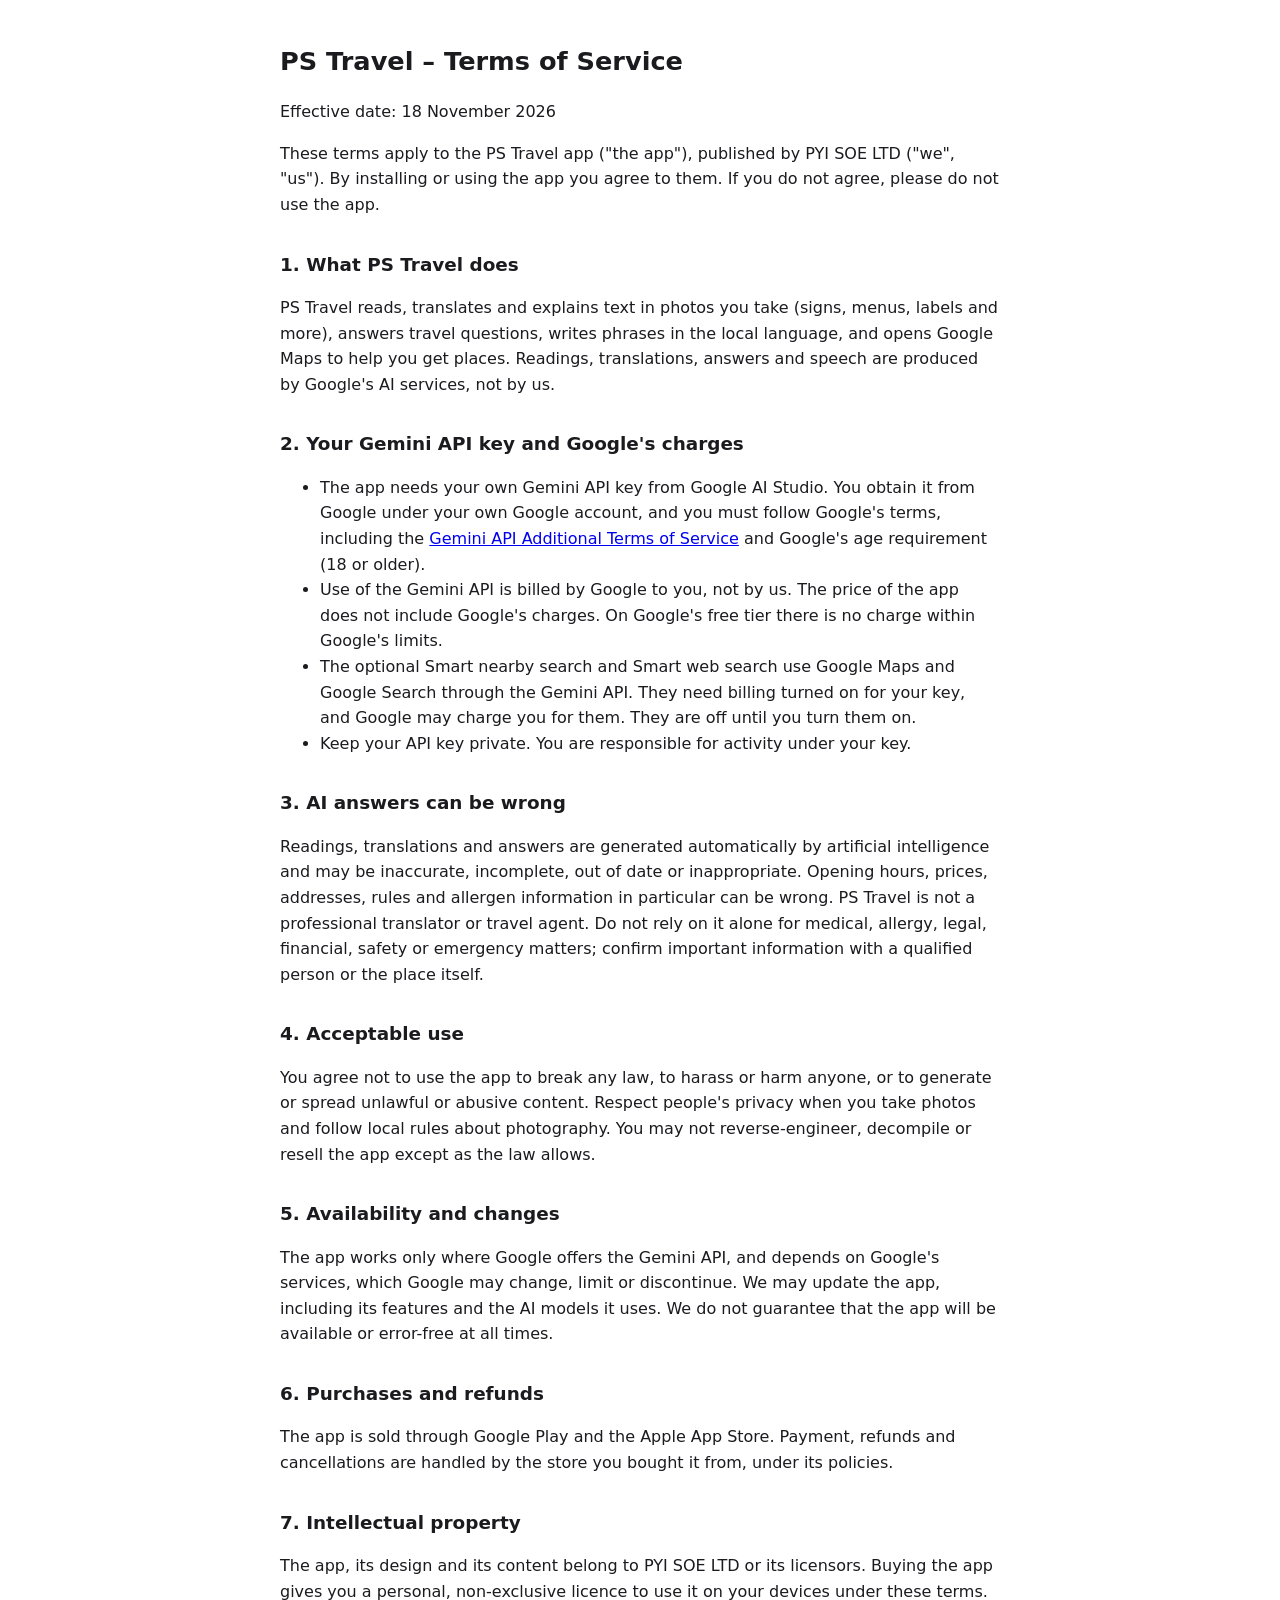
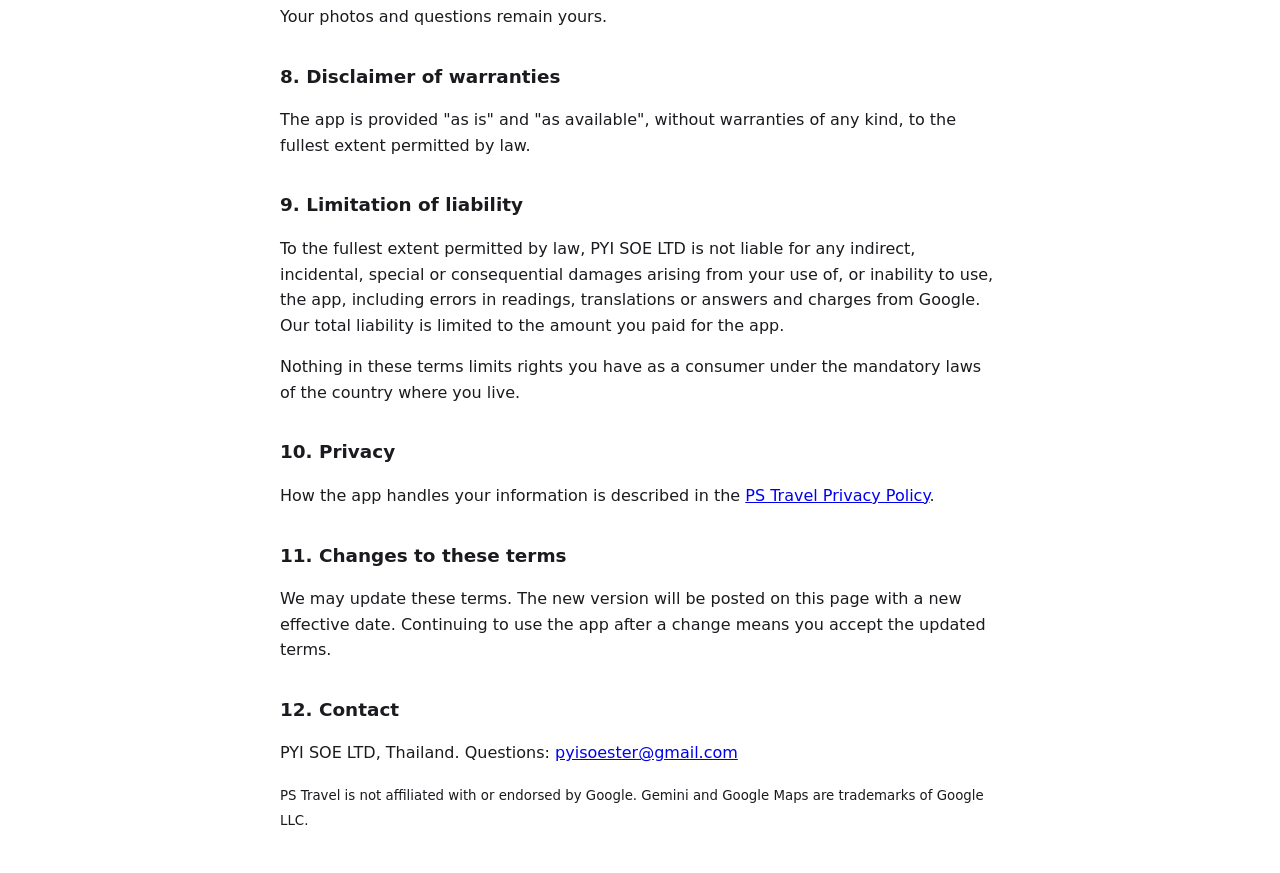
<file: app/pstravel-terms.html>
<!doctype html>
<html lang="en">
<head>
<meta charset="utf-8">
<meta name="viewport" content="width=device-width, initial-scale=1">
<title>PS Travel – Terms of Service</title>
<style>
  body { font: 16px/1.6 system-ui, sans-serif; max-width: 720px; margin: 0 auto; padding: 24px 16px; color: #1b1b1f; background: #fff; }
  h1 { font-size: 1.6rem; } h2 { font-size: 1.15rem; margin-top: 2rem; }
  @media (prefers-color-scheme: dark) { body { color: #e4e2e6; background: #121316; } a { color: #9ec2ff; } }
</style>
</head>
<body>
<h1>PS Travel – Terms of Service</h1>
<p>Effective date: 18 November 2026</p>

<p>These terms apply to the PS Travel app ("the app"), published by PYI SOE LTD ("we", "us").
By installing or using the app you agree to them. If you do not agree, please do not use the app.</p>

<h2>1. What PS Travel does</h2>
<p>PS Travel reads, translates and explains text in photos you take (signs, menus, labels and more), answers
travel questions, writes phrases in the local language, and opens Google Maps to help you get places. Readings,
translations, answers and speech are produced by Google's AI services, not by us.</p>

<h2>2. Your Gemini API key and Google's charges</h2>
<ul>
  <li>The app needs your own Gemini API key from Google AI Studio. You obtain it from Google under your own
    Google account, and you must follow Google's terms, including the
    <a href="https://ai.google.dev/gemini-api/terms">Gemini API Additional Terms of Service</a>
    and Google's age requirement (18 or older).</li>
  <li>Use of the Gemini API is billed by Google to you, not by us. The price of the app does not include
    Google's charges. On Google's free tier there is no charge within Google's limits.</li>
  <li>The optional Smart nearby search and Smart web search use Google Maps and Google Search through the Gemini
    API. They need billing turned on for your key, and Google may charge you for them. They are off until you
    turn them on.</li>
  <li>Keep your API key private. You are responsible for activity under your key.</li>
</ul>

<h2>3. AI answers can be wrong</h2>
<p>Readings, translations and answers are generated automatically by artificial intelligence and may be
inaccurate, incomplete, out of date or inappropriate. Opening hours, prices, addresses, rules and allergen
information in particular can be wrong. PS Travel is not a professional translator or travel agent. Do not rely
on it alone for medical, allergy, legal, financial, safety or emergency matters; confirm important information
with a qualified person or the place itself.</p>

<h2>4. Acceptable use</h2>
<p>You agree not to use the app to break any law, to harass or harm anyone, or to generate or spread unlawful
or abusive content. Respect people's privacy when you take photos and follow local rules about photography.
You may not reverse-engineer, decompile or resell the app except as the law allows.</p>

<h2>5. Availability and changes</h2>
<p>The app works only where Google offers the Gemini API, and depends on Google's services, which Google may
change, limit or discontinue. We may update the app, including its features and the AI models it uses.
We do not guarantee that the app will be available or error-free at all times.</p>

<h2>6. Purchases and refunds</h2>
<p>The app is sold through Google Play and the Apple App Store. Payment, refunds and cancellations are handled by
the store you bought it from, under its policies.</p>

<h2>7. Intellectual property</h2>
<p>The app, its design and its content belong to PYI SOE LTD or its licensors. Buying the app gives you a
personal, non-exclusive licence to use it on your devices under these terms. Your photos and questions remain yours.</p>

<h2>8. Disclaimer of warranties</h2>
<p>The app is provided "as is" and "as available", without warranties of any kind, to the fullest extent
permitted by law.</p>

<h2>9. Limitation of liability</h2>
<p>To the fullest extent permitted by law, PYI SOE LTD is not liable for any indirect, incidental, special or
consequential damages arising from your use of, or inability to use, the app, including errors in
readings, translations or answers and charges from Google. Our total liability is limited to the amount you paid
for the app.</p>
<p>Nothing in these terms limits rights you have as a consumer under the mandatory laws of the country where
you live.</p>

<h2>10. Privacy</h2>
<p>How the app handles your information is described in the
<a href="pstravel-privacy.html">PS Travel Privacy Policy</a>.</p>

<h2>11. Changes to these terms</h2>
<p>We may update these terms. The new version will be posted on this page with a new effective date. Continuing
to use the app after a change means you accept the updated terms.</p>

<h2>12. Contact</h2>
<p>PYI SOE LTD, Thailand. Questions: <a href="mailto:pyisoester@gmail.com">pyisoester@gmail.com</a></p>

<p><small>PS Travel is not affiliated with or endorsed by Google. Gemini and Google Maps are trademarks of Google LLC.</small></p>
</body>
</html>
</file>
<file: app/style.css>
:root {
  --bg: #f6f0e6; --surface: #fffaf2; --surface2: #efe5d5; --line: #e4d6c1;
  --text: #3b2f22; --muted: #7a6a58; --accent: #a0522d; --accent-hover: #8b4513;
  --on-accent: #fff; --saffron: #d9892b; --shadow: 0 4px 18px rgba(80, 50, 20, .10);
  --nav-h: 62px; --mini-h: 64px; --maxw: 720px;
  color-scheme: light;
}
@media (prefers-color-scheme: dark) {
  :root:not([data-theme="light"]) {
    --bg: #16120e; --surface: #211b15; --surface2: #2d251d; --line: #3a3027;
    --text: #efe5d5; --muted: #b3a28d; --accent: #e0904a; --accent-hover: #f0a660;
    --on-accent: #1a120a; --saffron: #e8a24a; --shadow: 0 4px 18px rgba(0, 0, 0, .4);
    color-scheme: dark;
  }
}
:root[data-theme="dark"] {
  --bg: #16120e; --surface: #211b15; --surface2: #2d251d; --line: #3a3027;
  --text: #efe5d5; --muted: #b3a28d; --accent: #e0904a; --accent-hover: #f0a660;
  --on-accent: #1a120a; --saffron: #e8a24a; --shadow: 0 4px 18px rgba(0, 0, 0, .4);
  color-scheme: dark;
}

* { box-sizing: border-box; }
html, body { margin: 0; }
body {
  background: var(--bg); color: var(--text);
  font-family: "Noto Sans Myanmar", "Pyidaungsu", "Myanmar Text", system-ui, sans-serif;
  font-size: 16px; line-height: 1.75;
  padding-bottom: calc(var(--nav-h) + env(safe-area-inset-bottom));
  -webkit-tap-highlight-color: transparent;
}
body.has-mini { padding-bottom: calc(var(--nav-h) + var(--mini-h) + env(safe-area-inset-bottom)); }
button { font: inherit; color: inherit; background: none; border: 0; cursor: pointer; }
a { color: var(--accent); }
.muted { color: var(--muted); }
.small { font-size: .85rem; }
[hidden] { display: none !important; }

/* top bar */
.topbar {
  position: sticky; top: 0; z-index: 10;
  display: flex; align-items: center; gap: 6px;
  padding: calc(8px + env(safe-area-inset-top)) 16px 8px;
  background: color-mix(in srgb, var(--bg) 92%, transparent);
  backdrop-filter: blur(8px); border-bottom: 1px solid var(--line);
}
.topbar h1 { font-size: 1.1rem; margin: 0; line-height: 1.9; white-space: nowrap; overflow: hidden; text-overflow: ellipsis; }
.icon-btn {
  min-width: 40px; height: 40px; border-radius: 50%; font-size: 1.3rem;
  display: inline-flex; align-items: center; justify-content: center; text-decoration: none; color: var(--text);
}
.icon-btn:hover { background: var(--surface2); }
.icon-btn small { font-size: .55rem; margin-left: -2px; }
#backBtn { font-size: 1.8rem; margin-left: -8px; }

main { max-width: var(--maxw); margin: 0 auto; padding: 12px 16px 24px; }
.loading { color: var(--muted); text-align: center; margin-top: 30vh; }

/* sections & cards */
.section { margin: 18px 0 8px; display: flex; align-items: baseline; justify-content: space-between; }
.section h2 { font-size: 1rem; margin: 0; }
.section a { font-size: .85rem; text-decoration: none; }
.card {
  background: var(--surface); border-radius: 14px; box-shadow: var(--shadow);
  border: 1px solid var(--line); overflow: hidden;
}
.continue { display: flex; gap: 12px; align-items: center; padding: 12px 14px; width: 100%; text-align: left; }
.continue .play-btn { width: 48px; height: 48px; font-size: 1.1rem; flex: none; }
.continue .txt { min-width: 0; flex: 1; }
.empty { color: var(--muted); padding: 14px; text-align: center; font-size: .9rem; }
.credit { color: var(--muted); font-size: .8rem; text-align: center; margin-top: 28px; }

/* lists */
ul.list { list-style: none; margin: 0; padding: 0; }
ul.list > li { border-bottom: 1px solid var(--line); }
ul.list > li:last-child { border-bottom: 0; }
.row { display: flex; align-items: center; gap: 4px; }
.row-main {
  flex: 1; min-width: 0; text-align: left; padding: 10px 14px; display: block;
  color: var(--text); text-decoration: none;
}
.row-main:hover { background: var(--surface2); }
.row-title { display: block; overflow-wrap: anywhere; }
.row-meta { display: block; font-size: .8rem; color: var(--muted); }
.row.playing .row-title { color: var(--accent); font-weight: 600; }
.row.done .row-title::after { content: " ✓"; color: var(--muted); font-size: .8rem; }
.bar { display: block; height: 3px; background: var(--surface2); border-radius: 2px; margin-top: 4px; overflow: hidden; }
.bar i { display: block; height: 100%; background: var(--saffron); }
.fav { color: var(--muted); margin-right: 6px; }
.fav.on { color: var(--saffron); }
.count { color: var(--muted); font-size: .8rem; white-space: nowrap; padding-right: 14px; }
.chev { color: var(--muted); padding-right: 14px; }

.group-head { margin: 4px 0 14px; }
.group-head h2 { font-size: 1.1rem; margin: 0 0 2px; }
.group-head p { margin: 0 0 10px; font-size: .85rem; }
.btn {
  display: inline-flex; align-items: center; gap: 6px; border-radius: 999px;
  padding: 6px 16px; background: var(--accent); color: var(--on-accent); font-weight: 600; text-decoration: none;
}
.btn:hover { background: var(--accent-hover); }
.store-btns { display: flex; flex-wrap: wrap; gap: 8px; }
.btn.ghost { background: var(--surface2); color: var(--text); font-weight: 400; }

.sayadaw-card { display: flex; align-items: center; gap: 12px; padding: 14px; text-decoration: none; color: var(--text); }
.sayadaw-card .av {
  width: 46px; height: 46px; border-radius: 50%; flex: none; display: grid; place-items: center;
  background: var(--surface2); font-size: 1.4rem;
}
.sayadaw-card b { display: block; font-weight: 600; }

/* search */
.search-box {
  width: 100%; padding: 10px 14px; border-radius: 12px; font: inherit;
  border: 1px solid var(--line); background: var(--surface); color: var(--text);
}
.search-box:focus { outline: 2px solid var(--accent); outline-offset: 0; }

/* segmented tabs */
.seg { display: flex; gap: 6px; margin: 4px 0 12px; flex-wrap: wrap; }
.seg button { padding: 4px 14px; border-radius: 999px; background: var(--surface2); }
.seg button.on { background: var(--accent); color: var(--on-accent); }

/* bottom nav */
.tabs {
  position: fixed; left: 0; right: 0; bottom: 0; z-index: 20;
  display: flex; justify-content: space-around;
  height: calc(var(--nav-h) + env(safe-area-inset-bottom)); padding-bottom: env(safe-area-inset-bottom);
  background: var(--surface); border-top: 1px solid var(--line);
}
.tabs a {
  flex: 1; display: flex; flex-direction: column; align-items: center; justify-content: center;
  text-decoration: none; color: var(--muted); font-size: .72rem; line-height: 1.5;
}
.tabs a span { font-size: 1.15rem; }
.tabs a.on { color: var(--accent); font-weight: 600; }

/* mini player */
.mini {
  position: fixed; left: 0; right: 0; z-index: 19;
  bottom: calc(var(--nav-h) + env(safe-area-inset-bottom)); height: var(--mini-h);
  display: flex; align-items: center; gap: 4px; padding: 0 8px 0 0;
  background: var(--surface2); border-top: 1px solid var(--line);
}
.mini-bar { position: absolute; top: 0; left: 0; right: 0; height: 2px; }
.mini-bar i { display: block; height: 100%; width: 0; background: var(--saffron); }
.mini-info { flex: 1; min-width: 0; text-align: left; padding: 6px 14px; line-height: 1.6; }
.mini-title, .mini-sub { display: block; white-space: nowrap; overflow: hidden; text-overflow: ellipsis; }
.mini-sub { font-size: .78rem; color: var(--muted); }
.icon-btn.big { font-size: 1.5rem; }

/* full player */
.player {
  position: fixed; inset: 0; z-index: 30; overflow-y: auto;
  background: var(--bg); padding: calc(10px + env(safe-area-inset-top)) 20px 30px;
  display: flex; flex-direction: column; align-items: center; text-align: center;
  animation: up .2s ease-out;
}
@keyframes up { from { transform: translateY(30px); opacity: 0; } }
.player > * { width: 100%; max-width: 520px; }
.player-top { display: flex; align-items: center; justify-content: space-between; }
.player-label { color: var(--muted); font-size: .85rem; }
.player-art { margin: 10px auto 6px; width: min(46vw, 210px); }
.player-art img { width: 100%; border-radius: 22px; box-shadow: var(--shadow); display: block; }
.player h2 { font-size: 1.15rem; margin: 8px 0 0; line-height: 1.8; }
.player p { margin: 2px 0; }
.seek-row { display: flex; align-items: center; gap: 10px; margin-top: 14px; }
.seek-row input { flex: 1; accent-color: var(--accent); }
.time { font-variant-numeric: tabular-nums; font-size: .8rem; min-width: 52px; color: var(--muted); }
.ctrl-row { display: flex; align-items: center; justify-content: center; gap: 12px; margin: 8px 0; }
.ctrl-row .icon-btn { font-size: 1.5rem; width: 50px; height: 50px; }
.play-btn {
  width: 68px; height: 68px; border-radius: 50%; font-size: 1.6rem;
  background: var(--accent); color: var(--on-accent); box-shadow: var(--shadow);
  display: inline-flex; align-items: center; justify-content: center;
}
.play-btn:hover { background: var(--accent-hover); }
.play-btn.busy { opacity: .6; }
.opt-row { display: flex; justify-content: center; gap: 8px; flex-wrap: wrap; }
.chip { padding: 4px 14px; border-radius: 999px; background: var(--surface2); font-size: .9rem; }
.chip.on { background: var(--accent); color: var(--on-accent); }
.status { min-height: 1.6em; color: var(--muted); }
.status.err { color: #c0392b; }
.queue { text-align: left; margin-top: 8px; }
.queue .card { max-height: 50vh; overflow-y: auto; }

/* sheet & toast */
.sheet { position: fixed; inset: 0; z-index: 40; background: rgba(0, 0, 0, .45); display: flex; align-items: flex-end; justify-content: center; }
.sheet-box {
  width: 100%; max-width: 520px; background: var(--surface); border-radius: 18px 18px 0 0;
  padding: 12px 16px calc(16px + env(safe-area-inset-bottom)); display: flex; flex-direction: column;
}
.sheet-box h3 { margin: 4px 0 8px; font-size: 1rem; }
.sheet-box button { padding: 10px; text-align: left; border-radius: 10px; }
.sheet-box button:hover { background: var(--surface2); }
.toast {
  position: fixed; left: 50%; transform: translateX(-50%); z-index: 50;
  bottom: calc(var(--nav-h) + var(--mini-h) + 16px + env(safe-area-inset-bottom));
  background: var(--text); color: var(--bg); padding: 8px 16px; border-radius: 10px;
  font-size: .9rem; max-width: calc(100vw - 32px); box-shadow: var(--shadow);
}

.about-hero { text-align: center; margin: 8px 0 18px; }
.about-hero img { border-radius: 20px; box-shadow: var(--shadow); }
.about-hero h2 { margin: 8px 0 0; font-size: 1.3rem; }
.about-hero p { margin: 2px 0 0; }
.about-card { padding: 14px 16px; margin-bottom: 14px; }
.about-card h3 { margin: 0 0 6px; font-size: 1rem; }
.about-card p { margin: 6px 0; }
.about-card ul { margin: 4px 0; padding-left: 20px; }
.about-card li { margin: 4px 0; }
.about blockquote {
  margin: 8px 0; padding: 10px 14px; border-left: 3px solid var(--saffron);
  background: var(--surface2); border-radius: 0 10px 10px 0; font-size: .92rem;
}
.about-stats { display: flex; justify-content: space-around; text-align: center; gap: 8px; }
.about-stats b { display: block; font-size: 1.15rem; color: var(--accent); }
.about-stats span { font-size: .78rem; color: var(--muted); }

@media (min-width: 760px) {
  .topbar { padding-left: max(16px, calc((100vw - var(--maxw)) / 2)); }
}

/* shared-talk page */
.talk-hero { padding: 18px 16px; }
.talk-hero h2 { font-size: 1.15rem; margin: 0 0 6px; line-height: 1.6; }
.talk-hero p { margin: 0 0 4px; }
.talk-actions { display: flex; flex-wrap: wrap; gap: 10px; margin-top: 14px; }
.player-tools { display: flex; gap: 4px; }
</file>
